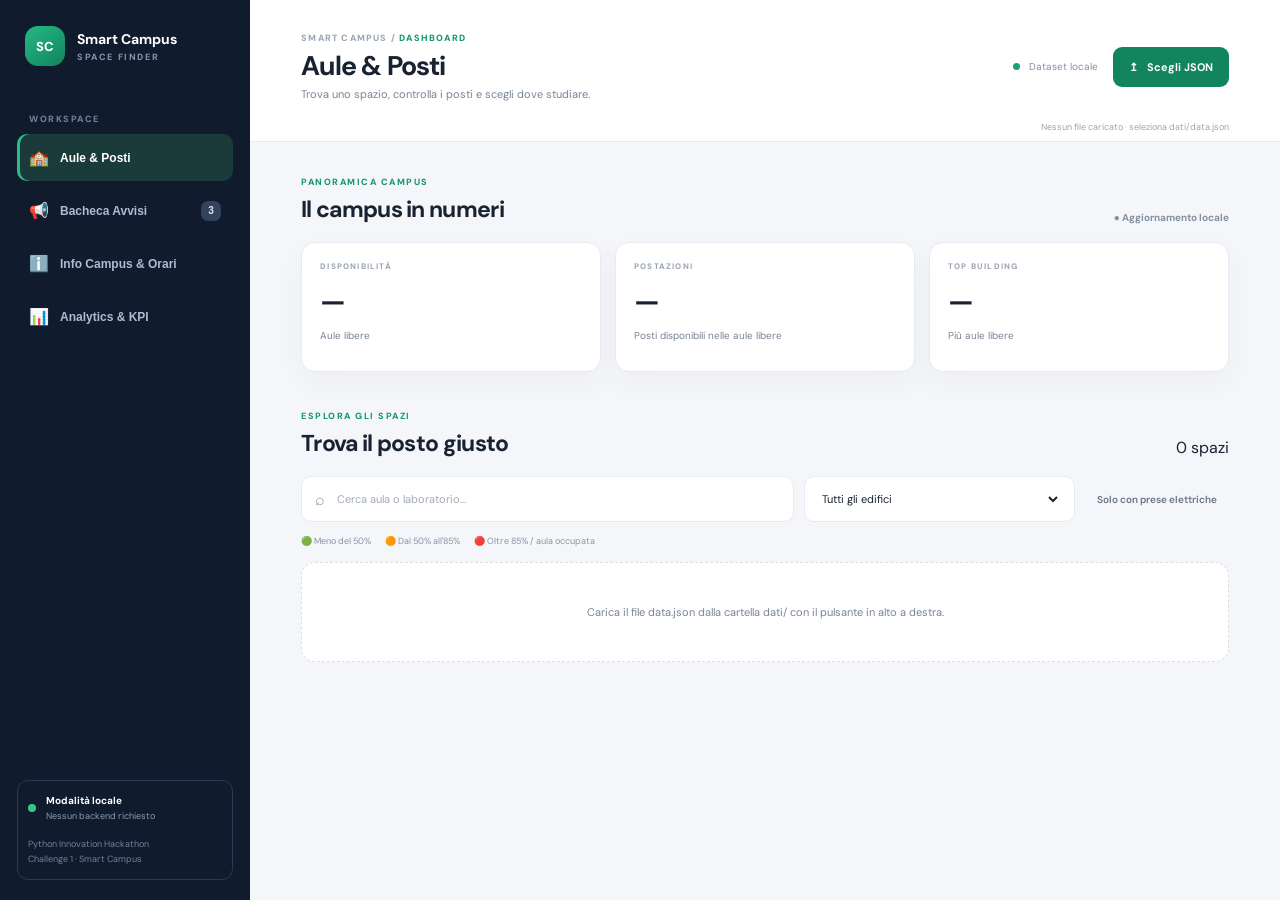
<file: frontend/index.html>
<!doctype html>
<html lang="it"><head>
<meta charset="UTF-8"><meta name="viewport" content="width=device-width,initial-scale=1">
<meta name="theme-color" content="#101828"><title>Smart Campus Space Finder</title>
<link rel="preconnect" href="https://fonts.googleapis.com"><link rel="preconnect" href="https://fonts.gstatic.com" crossorigin>
<link href="https://fonts.googleapis.com/css2?family=DM+Sans:wght@400;500;600;700;800&display=swap" rel="stylesheet">
<link rel="stylesheet" href="style.css"><script src="app.js" defer></script></head>
<body><div class="app-shell">
<aside class="sidebar"><a class="brand" href="#"><span class="brand-mark">SC</span><span><b>Smart Campus</b><small>SPACE FINDER</small></span></a>
<p class="nav-label">WORKSPACE</p><nav class="side-nav" aria-label="Navigazione principale">
<button class="nav-item active" data-section="rooms"><span>🏫</span>Aule &amp; Posti</button>
<button class="nav-item" data-section="notices"><span>📢</span>Bacheca Avvisi <i>3</i></button>
<button class="nav-item" data-section="info"><span>ℹ️</span>Info Campus &amp; Orari</button>
<button class="nav-item" data-section="analytics"><span>📊</span>Analytics &amp; KPI</button>
</nav><div class="sidebar-bottom"><span class="online-dot"></span><div><b>Modalità locale</b><small>Nessun backend richiesto</small></div><p>Python Innovation Hackathon<br>Challenge 1 · Smart Campus</p></div></aside>
<main class="main-content"><header class="main-header"><div><p class="breadcrumb">SMART CAMPUS / <span id="breadcrumbCurrent">DASHBOARD</span></p><h1 id="pageTitle">Aule &amp; Posti</h1><p id="pageSubtitle">Trova uno spazio, controlla i posti e scegli dove studiare.</p></div>
<div class="header-actions"><span class="data-indicator"><i></i> Dataset locale</span><label for="jsonFileInput" class="file-button">↥ &nbsp; Scegli JSON</label><input id="jsonFileInput" type="file" accept=".json,application/json"></div><p id="fileStatus" class="file-status" role="status">Nessun file caricato · seleziona dati/data.json</p></header>
<div class="content-wrap">
<section class="page-section active" id="section-rooms" data-page="rooms">
<div class="section-heading"><div><p class="eyebrow">PANORAMICA CAMPUS</p><h2>Il campus in numeri</h2></div><span class="live-indicator">● Aggiornamento locale</span></div>
<div class="kpi-grid"><article class="kpi-card"><small>DISPONIBILITÀ</small><strong id="kpiFree">—</strong><span>Aule libere</span></article><article class="kpi-card"><small>POSTAZIONI</small><strong id="kpiSeats">—</strong><span>Posti disponibili nelle aule libere</span></article><article class="kpi-card"><small>TOP BUILDING</small><strong id="kpiBuilding">—</strong><span>Più aule libere</span></article></div>
<div class="section-heading spaces-heading"><div><p class="eyebrow">ESPLORA GLI SPAZI</p><h2>Trova il posto giusto</h2></div><span id="resultsCount">0 spazi</span></div>
<div class="filters"><label class="search-field">⌕ <input id="searchInput" type="search" placeholder="Cerca aula o laboratorio..."></label><label class="select-field"><select id="buildingFilter"><option value="">Tutti gli edifici</option></select></label><label class="check-field"><input id="outletFilter" type="checkbox"> Solo con prese elettriche</label></div>
<div class="legend"><span>🟢 Meno del 50%</span><span>🟠 Dal 50% all'85%</span><span>🔴 Oltre 85% / aula occupata</span></div><div id="roomsGrid" class="rooms-grid" aria-live="polite"><div class="empty-state">Carica il file data.json dalla cartella dati/ con il pulsante in alto a destra.</div></div>
</section>
<section class="page-section" id="section-notices" data-page="notices" hidden><div class="section-heading"><div><p class="eyebrow">RESTA AGGIORNATO</p><h2>Bacheca Avvisi</h2><p class="section-description">Comunicazioni e appuntamenti per la comunità universitaria.</p></div></div><div class="notice-list">
<article class="notice-card"><time>05 <small>NOV</small></time><div><span class="tag maintenance">MANUTENZIONE · 04/11/2026</span><h3>Manutenzione programmata del Wi-Fi</h3><p>Giovedì, dalle 07:00 alle 08:30, la rete Wi-Fi del campus potrebbe subire brevi interruzioni per un aggiornamento dell'infrastruttura.</p></div></article>
<article class="notice-card"><time>07 <small>NOV</small></time><div><span class="tag event">EVENTO · 03/11/2026</span><h3>Hackathon Python: venerdì si parte!</h3><p>Venerdì si svolge l'Hackathon Python. Registrazione e accoglienza presso l'Edificio A, aula magna, dalle 09:00.</p></div></article>
<article class="notice-card"><time>10 <small>NOV</small></time><div><span class="tag library">BIBLIOTECA · 02/11/2026</span><h3>Estensione degli orari della biblioteca</h3><p>In occasione della sessione d'esami, la Biblioteca Centrale prolungherà l'apertura fino alle 23:30 dal lunedì al venerdì.</p></div></article></div><p class="mock-note">Avvisi dimostrativi del prototipo.</p></section>
<section class="page-section" id="section-info" data-page="info" hidden><div class="section-heading"><div><p class="eyebrow">ORGANIZZA LA TUA GIORNATA</p><h2>Info Campus &amp; Orari</h2></div></div><div class="info-grid">
<article class="info-card"><span>🏫</span><div><small>APERTURA CAMPUS</small><h3>Orari generali</h3><p>Lunedì – Venerdì</p><b>08:00 – 20:00</b><p>Sabato</p><b>08:00 – 14:00</b><p>Domenica</p><b>Chiuso</b></div></article>
<article class="info-card"><span>🗂️</span><div><small>SERVIZI STUDENTI</small><h3>Segreteria studenti</h3><p>Lunedì – Venerdì</p><b>09:00 – 12:00</b><p>📍 Edificio Centrale</p></div></article>
<article class="info-card"><span>📚</span><div><small>STUDIO E RICERCA</small><h3>Biblioteca &amp; Sale Studio</h3><p>Orario continuato</p><b>08:30 – 22:00</b></div></article></div>
<article class="rules-card"><p class="eyebrow">VIVERE BENE GLI SPAZI</p><h2>Regole del Campus</h2><ul><li><b>Badge obbligatorio</b> — porta sempre con te il badge universitario.</li><li><b>Silenzio nelle sale studio</b> — silenzia il telefono e limita le conversazioni.</li><li><b>Raccolta differenziata</b> — utilizza gli appositi contenitori e lascia puliti gli spazi.</li></ul></article></section>
<section class="page-section" id="section-analytics" data-page="analytics" hidden><div class="section-heading"><div><p class="eyebrow">DATI DEL DATASET</p><h2>Analytics &amp; KPI</h2><p class="section-description">Indicatori aggregati calcolati dal file JSON caricato.</p></div></div><div class="analytics-grid">
<article class="analytics-card"><small>TOTALE AULE MONITORATE</small><strong id="analyticsRooms">—</strong><span>Spazi nel dataset</span></article><article class="analytics-card"><small>CAPIENZA TOTALE</small><strong id="analyticsCapacity">—</strong><span>Posti complessivi</span></article><article class="analytics-card"><small>POSTI OCCUPATI</small><strong id="analyticsOccupied">—</strong><span id="analyticsAvailable">— posti disponibili</span></article><article class="analytics-card"><small>OCCUPAZIONE GLOBALE</small><strong id="analyticsOccupancy">—</strong><div class="progress-track"><div id="analyticsProgress" class="progress-fill progress-green"></div></div><span>Occupati / capienza totale</span></article><article class="analytics-card wide"><small>EDIFICIO CON PIÙ POSTI DISPONIBILI</small><strong id="analyticsTopBuilding">—</strong><span id="analyticsTopSeats">—</span></article></div></section>
</div></main></div></body></html>
</file>
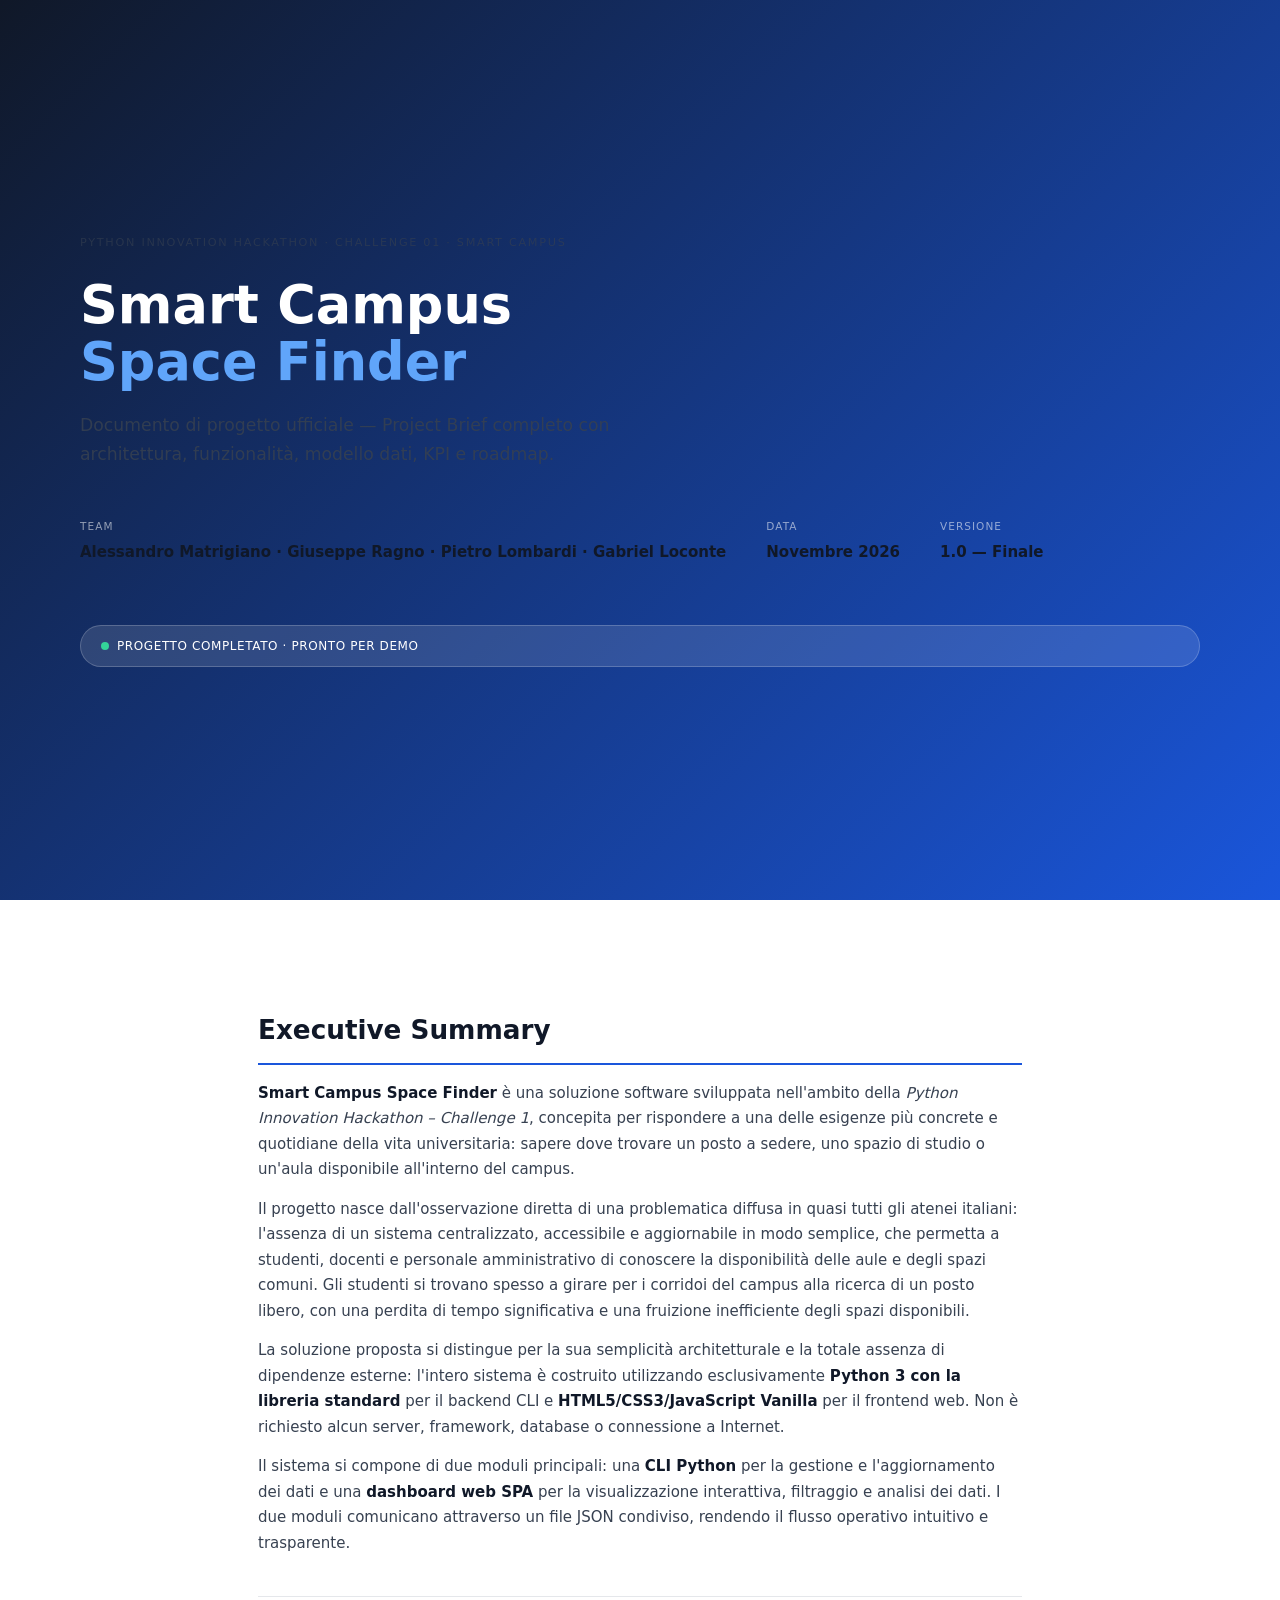
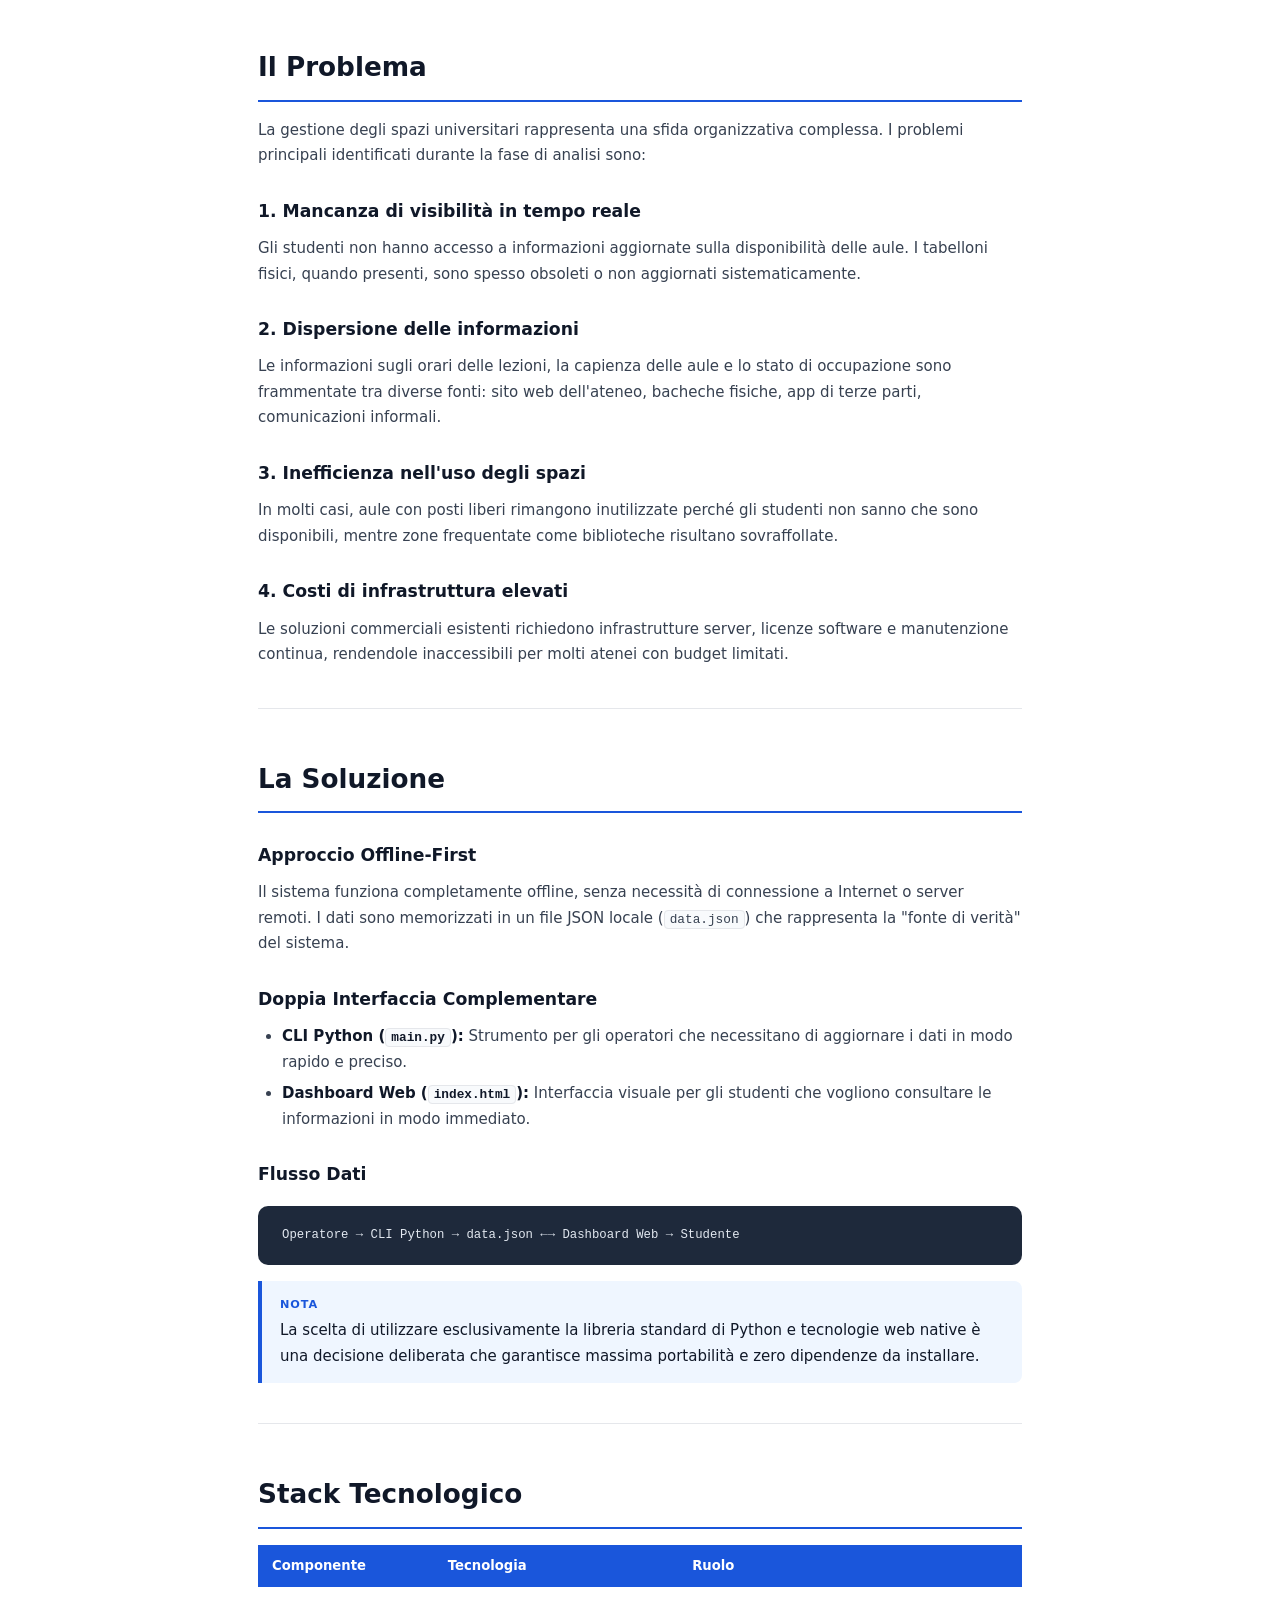
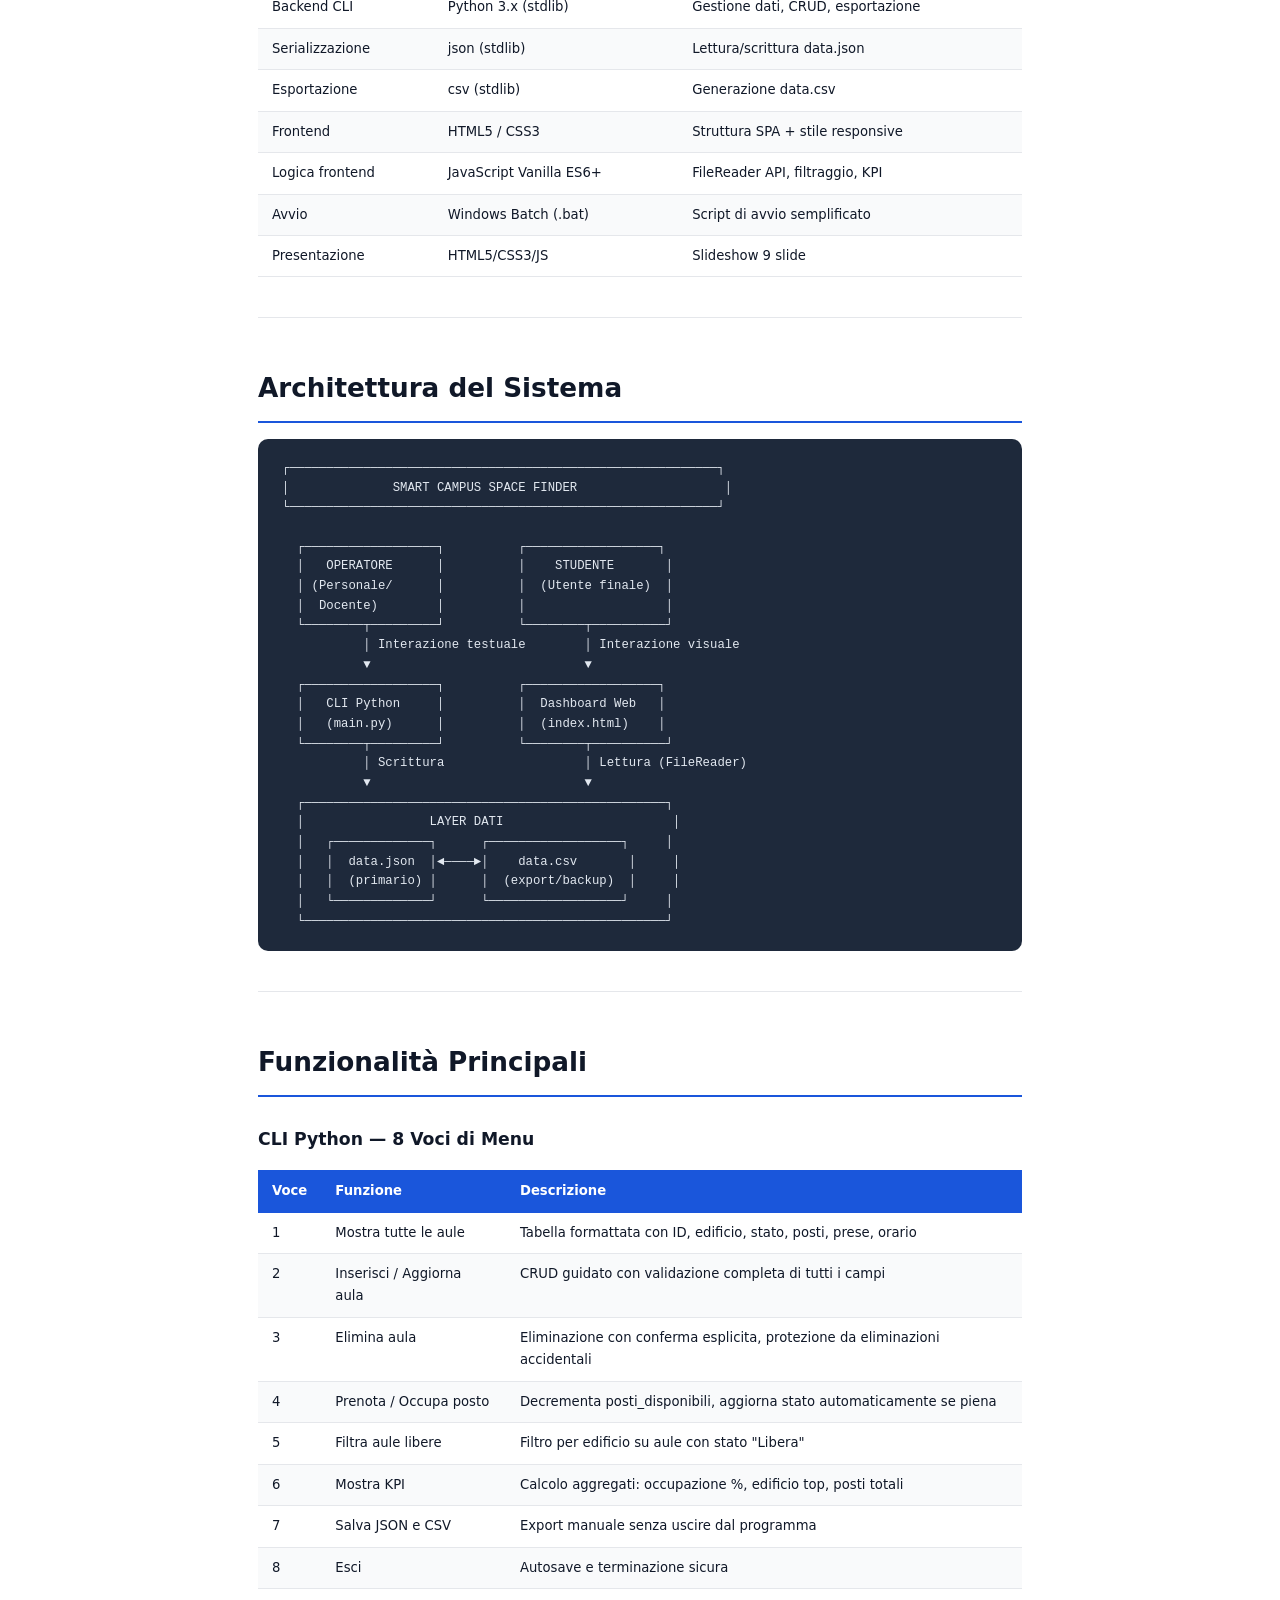
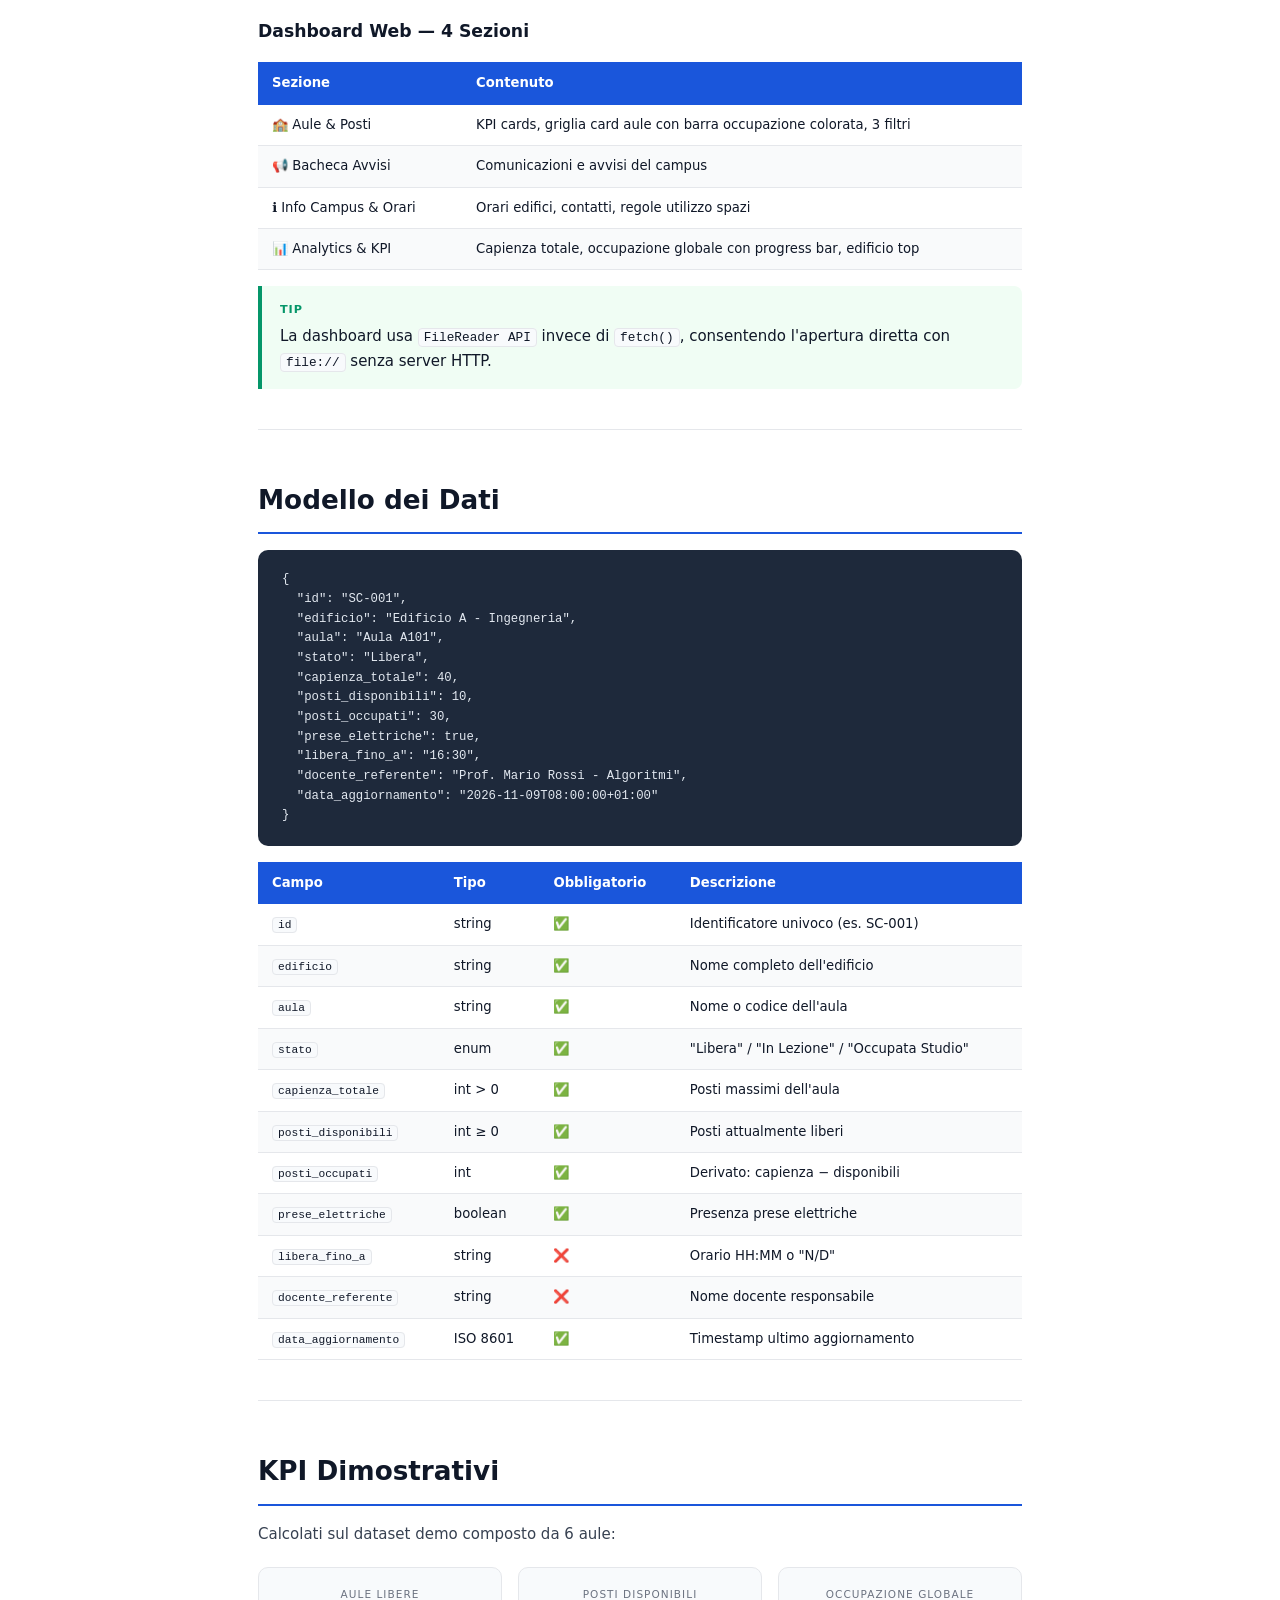
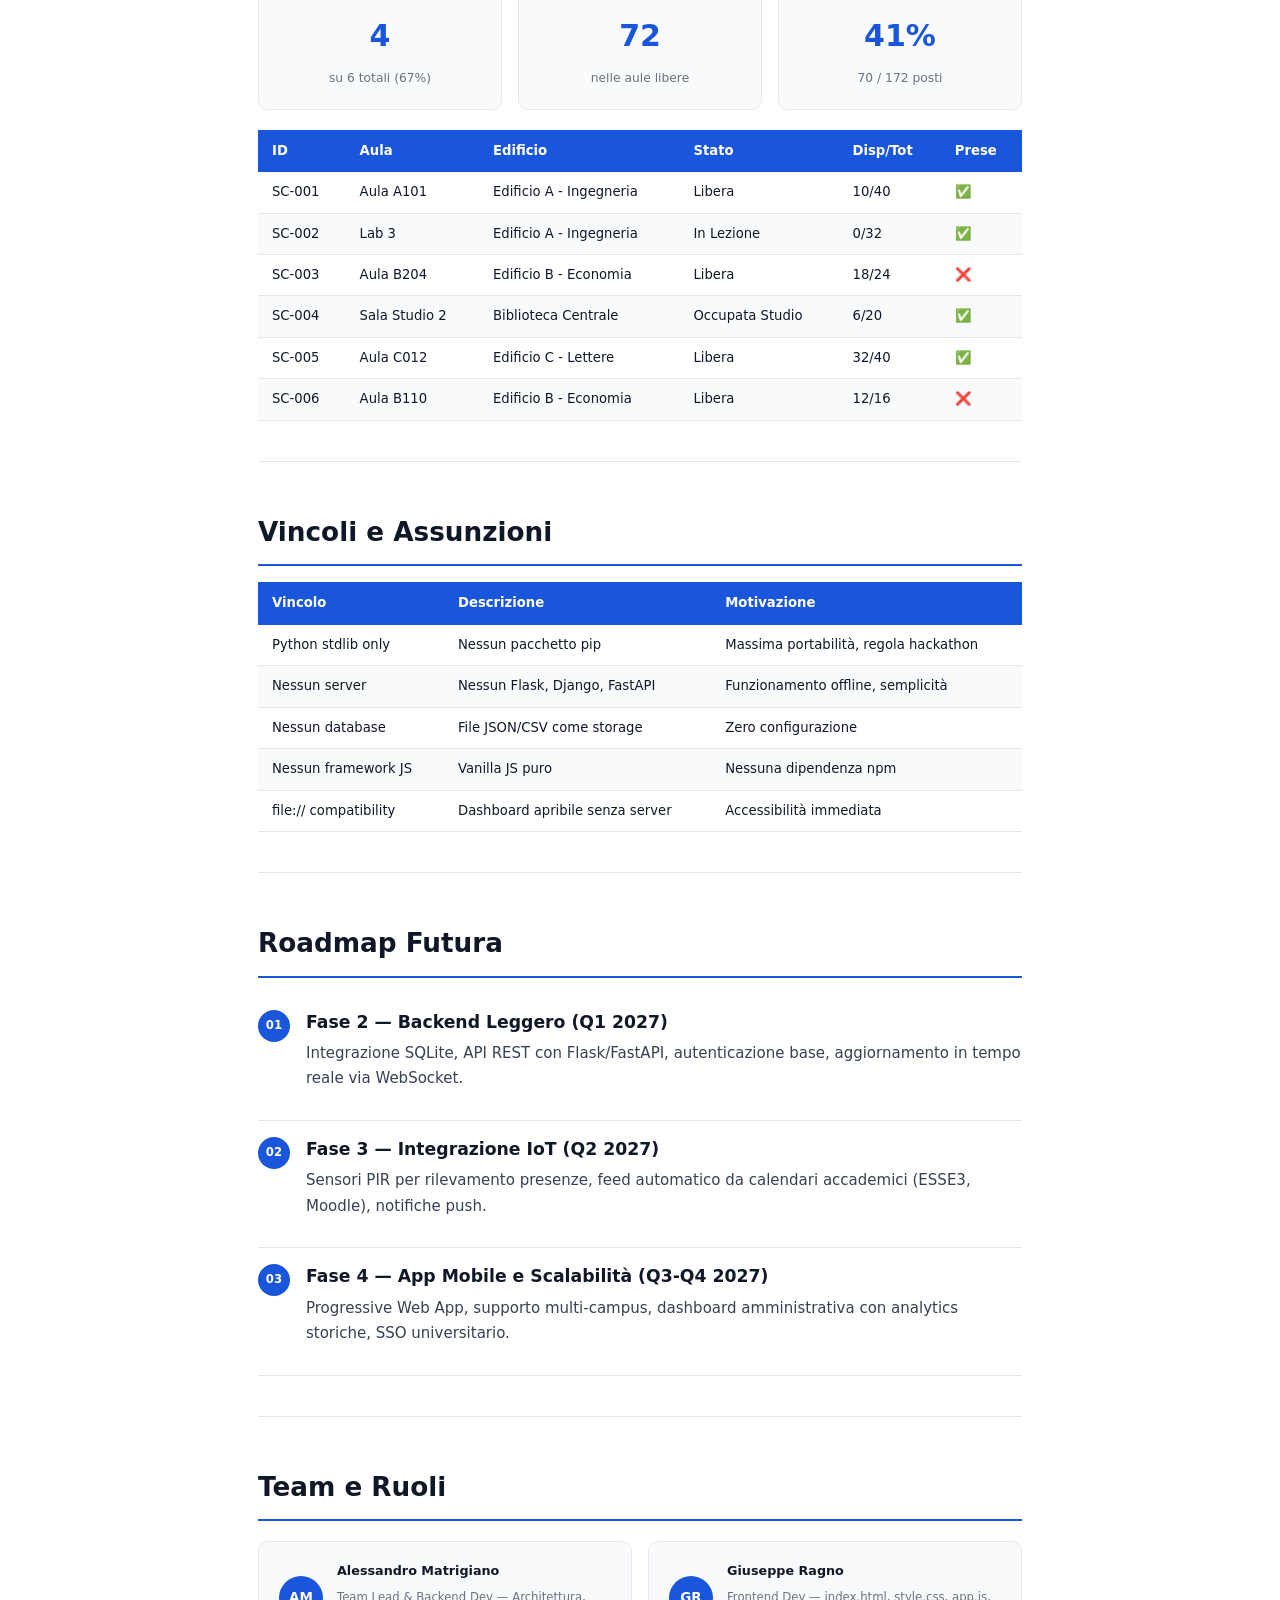
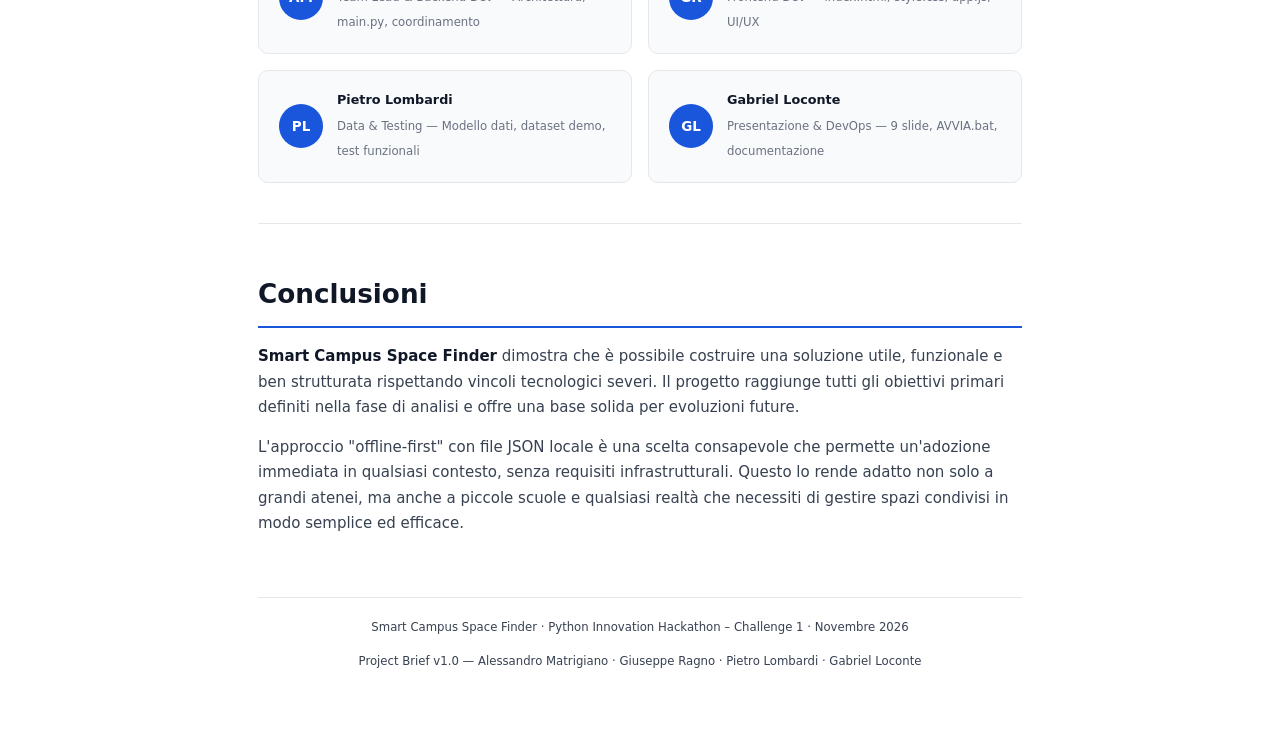
<file: output/pdf_project_brief.html>
<!DOCTYPE html>
<html lang="it">
<head>
<meta charset="UTF-8">
<meta name="viewport" content="width=device-width,initial-scale=1">
<title>Project Brief — Smart Campus Space Finder</title>
<style>
  :root {
    --accent: #1a56db;
    --accent-light: #e8f0fe;
    --dark: #101828;
    --muted: #6b7280;
    --border: #e5e7eb;
    --green: #059669;
    --orange: #d97706;
    --red: #dc2626;
    --code-bg: #f8fafc;
    --note-bg: #eff6ff;
    --tip-bg: #f0fdf4;
    --warn-bg: #fffbeb;
    --imp-bg: #fef2f2;
  }
  *, *::before, *::after { box-sizing: border-box; margin: 0; padding: 0; }
  html { font-size: 15px; }
  body { font-family: 'Segoe UI', system-ui, sans-serif; color: var(--dark); background: #fff; line-height: 1.7; }

  /* COVER */
  .cover {
    min-height: 100vh; display: flex; flex-direction: column; justify-content: center;
    background: linear-gradient(135deg, #101828 0%, #1a56db 100%);
    color: #fff; padding: 60px 80px; page-break-after: always;
  }
  .cover-eyebrow { font-size: 0.75rem; letter-spacing: .15em; text-transform: uppercase; opacity: .6; margin-bottom: 24px; }
  .cover h1 { font-size: 3.5rem; font-weight: 800; line-height: 1.1; margin-bottom: 20px; }
  .cover h1 span { color: #60a5fa; }
  .cover-desc { font-size: 1.15rem; opacity: .85; max-width: 540px; margin-bottom: 48px; }
  .cover-meta { display: flex; gap: 40px; flex-wrap: wrap; }
  .cover-meta-item small { display: block; font-size: 0.7rem; letter-spacing: .1em; text-transform: uppercase; opacity: .55; margin-bottom: 4px; }
  .cover-meta-item strong { font-size: 1rem; }
  .cover-badge { display: inline-flex; align-items: center; gap: 8px; background: rgba(255,255,255,.12); border: 1px solid rgba(255,255,255,.2); border-radius: 100px; padding: 10px 20px; font-size: .8rem; letter-spacing: .05em; margin-top: 60px; }
  .cover-badge span { width: 8px; height: 8px; border-radius: 50%; background: #34d399; }

  /* CONTENT */
  .container { max-width: 860px; margin: 0 auto; padding: 60px 48px; }
  h2 { font-size: 1.75rem; font-weight: 700; color: var(--dark); margin: 48px 0 16px; padding-bottom: 10px; border-bottom: 2px solid var(--accent); }
  h3 { font-size: 1.15rem; font-weight: 700; color: var(--dark); margin: 28px 0 10px; }
  h4 { font-size: 1rem; font-weight: 700; color: var(--muted); margin: 20px 0 8px; text-transform: uppercase; letter-spacing: .05em; font-size: .8rem; }
  p { margin-bottom: 14px; color: #374151; }
  ul, ol { margin: 10px 0 14px 24px; }
  li { margin-bottom: 6px; color: #374151; }
  strong { color: var(--dark); }
  code { font-family: 'Cascadia Code', 'Consolas', monospace; font-size: .85em; background: var(--code-bg); border: 1px solid var(--border); border-radius: 4px; padding: 1px 5px; }
  pre { background: #1e293b; color: #e2e8f0; border-radius: 10px; padding: 20px 24px; font-size: .82rem; overflow-x: auto; margin: 16px 0; font-family: 'Cascadia Code', 'Consolas', monospace; line-height: 1.6; }
  pre code { background: none; border: none; color: inherit; padding: 0; }
  hr { border: none; border-top: 1px solid var(--border); margin: 40px 0; }

  /* TABLES */
  table { width: 100%; border-collapse: collapse; margin: 16px 0; font-size: .88rem; }
  thead th { background: var(--accent); color: #fff; padding: 10px 14px; text-align: left; font-weight: 600; }
  tbody tr:nth-child(even) { background: #f9fafb; }
  tbody td { padding: 9px 14px; border-bottom: 1px solid var(--border); vertical-align: top; }

  /* ALERTS */
  .alert { border-left: 4px solid; border-radius: 0 8px 8px 0; padding: 14px 18px; margin: 16px 0; }
  .alert-note { border-color: var(--accent); background: var(--note-bg); }
  .alert-tip { border-color: var(--green); background: var(--tip-bg); }
  .alert-important { border-color: var(--red); background: var(--imp-bg); }
  .alert-warning { border-color: var(--orange); background: var(--warn-bg); }
  .alert-label { font-size: .75rem; font-weight: 700; text-transform: uppercase; letter-spacing: .08em; margin-bottom: 4px; }
  .alert-note .alert-label { color: var(--accent); }
  .alert-tip .alert-label { color: var(--green); }
  .alert-important .alert-label { color: var(--red); }
  .alert-warning .alert-label { color: var(--orange); }

  /* KPI GRID */
  .kpi-grid { display: grid; grid-template-columns: repeat(3, 1fr); gap: 16px; margin: 20px 0; }
  .kpi-card { background: #f8fafc; border: 1px solid var(--border); border-radius: 10px; padding: 18px; text-align: center; }
  .kpi-card small { display: block; font-size: .7rem; letter-spacing: .1em; text-transform: uppercase; color: var(--muted); margin-bottom: 6px; }
  .kpi-card strong { display: block; font-size: 2rem; font-weight: 800; color: var(--accent); margin-bottom: 4px; }
  .kpi-card span { font-size: .82rem; color: var(--muted); }

  /* TEAM */
  .team-grid { display: grid; grid-template-columns: repeat(2, 1fr); gap: 16px; margin: 20px 0; }
  .team-card { background: #f8fafc; border: 1px solid var(--border); border-radius: 10px; padding: 18px 20px; display: flex; gap: 14px; align-items: center; }
  .team-avatar { width: 44px; height: 44px; border-radius: 50%; background: var(--accent); color: #fff; display: flex; align-items: center; justify-content: center; font-weight: 700; font-size: .9rem; flex-shrink: 0; }
  .team-card h4 { font-size: .85rem; font-weight: 700; color: var(--dark); text-transform: none; letter-spacing: 0; margin: 0 0 2px; }
  .team-card small { font-size: .78rem; color: var(--muted); }

  /* ROADMAP */
  .roadmap-item { display: flex; gap: 16px; align-items: flex-start; padding: 14px 0; border-bottom: 1px solid var(--border); }
  .roadmap-num { width: 32px; height: 32px; border-radius: 50%; background: var(--accent); color: #fff; display: flex; align-items: center; justify-content: center; font-weight: 700; font-size: .78rem; flex-shrink: 0; margin-top: 2px; }

  /* FOOTER */
  .doc-footer { margin-top: 60px; padding-top: 20px; border-top: 1px solid var(--border); font-size: .78rem; color: var(--muted); text-align: center; }

  /* PRINT */
  @media print {
    body { font-size: 12px; }
    .cover { min-height: auto; padding: 60px; }
    .cover h1 { font-size: 2.5rem; }
    .container { padding: 40px 32px; }
    h2 { font-size: 1.4rem; margin: 32px 0 12px; }
    pre { background: #f1f5f9; color: #1e293b; border: 1px solid #cbd5e1; }
    .kpi-grid { grid-template-columns: repeat(3, 1fr); }
    .team-grid { grid-template-columns: repeat(2, 1fr); }
    * { -webkit-print-color-adjust: exact; print-color-adjust: exact; }
    @page { margin: 15mm 12mm; size: A4; }
  }
</style>
</head>
<body>

<!-- COVER -->
<div class="cover">
  <p class="cover-eyebrow">Python Innovation Hackathon · Challenge 01 · Smart Campus</p>
  <h1>Smart Campus<br><span>Space Finder</span></h1>
  <p class="cover-desc">Documento di progetto ufficiale — Project Brief completo con architettura, funzionalità, modello dati, KPI e roadmap.</p>
  <div class="cover-meta">
    <div class="cover-meta-item"><small>Team</small><strong>Alessandro Matrigiano · Giuseppe Ragno · Pietro Lombardi · Gabriel Loconte</strong></div>
    <div class="cover-meta-item"><small>Data</small><strong>Novembre 2026</strong></div>
    <div class="cover-meta-item"><small>Versione</small><strong>1.0 — Finale</strong></div>
  </div>
  <div class="cover-badge"><span></span> PROGETTO COMPLETATO · PRONTO PER DEMO</div>
</div>

<!-- CONTENT -->
<div class="container">

<h2>Executive Summary</h2>
<p><strong>Smart Campus Space Finder</strong> è una soluzione software sviluppata nell'ambito della <em>Python Innovation Hackathon – Challenge 1</em>, concepita per rispondere a una delle esigenze più concrete e quotidiane della vita universitaria: sapere dove trovare un posto a sedere, uno spazio di studio o un'aula disponibile all'interno del campus.</p>
<p>Il progetto nasce dall'osservazione diretta di una problematica diffusa in quasi tutti gli atenei italiani: l'assenza di un sistema centralizzato, accessibile e aggiornabile in modo semplice, che permetta a studenti, docenti e personale amministrativo di conoscere la disponibilità delle aule e degli spazi comuni. Gli studenti si trovano spesso a girare per i corridoi del campus alla ricerca di un posto libero, con una perdita di tempo significativa e una fruizione inefficiente degli spazi disponibili.</p>
<p>La soluzione proposta si distingue per la sua semplicità architetturale e la totale assenza di dipendenze esterne: l'intero sistema è costruito utilizzando esclusivamente <strong>Python 3 con la libreria standard</strong> per il backend CLI e <strong>HTML5/CSS3/JavaScript Vanilla</strong> per il frontend web. Non è richiesto alcun server, framework, database o connessione a Internet.</p>
<p>Il sistema si compone di due moduli principali: una <strong>CLI Python</strong> per la gestione e l'aggiornamento dei dati e una <strong>dashboard web SPA</strong> per la visualizzazione interattiva, filtraggio e analisi dei dati. I due moduli comunicano attraverso un file JSON condiviso, rendendo il flusso operativo intuitivo e trasparente.</p>

<hr>

<h2>Il Problema</h2>
<p>La gestione degli spazi universitari rappresenta una sfida organizzativa complessa. I problemi principali identificati durante la fase di analisi sono:</p>
<h3>1. Mancanza di visibilità in tempo reale</h3>
<p>Gli studenti non hanno accesso a informazioni aggiornate sulla disponibilità delle aule. I tabelloni fisici, quando presenti, sono spesso obsoleti o non aggiornati sistematicamente.</p>
<h3>2. Dispersione delle informazioni</h3>
<p>Le informazioni sugli orari delle lezioni, la capienza delle aule e lo stato di occupazione sono frammentate tra diverse fonti: sito web dell'ateneo, bacheche fisiche, app di terze parti, comunicazioni informali.</p>
<h3>3. Inefficienza nell'uso degli spazi</h3>
<p>In molti casi, aule con posti liberi rimangono inutilizzate perché gli studenti non sanno che sono disponibili, mentre zone frequentate come biblioteche risultano sovraffollate.</p>
<h3>4. Costi di infrastruttura elevati</h3>
<p>Le soluzioni commerciali esistenti richiedono infrastrutture server, licenze software e manutenzione continua, rendendole inaccessibili per molti atenei con budget limitati.</p>

<hr>

<h2>La Soluzione</h2>
<h3>Approccio Offline-First</h3>
<p>Il sistema funziona completamente offline, senza necessità di connessione a Internet o server remoti. I dati sono memorizzati in un file JSON locale (<code>data.json</code>) che rappresenta la "fonte di verità" del sistema.</p>
<h3>Doppia Interfaccia Complementare</h3>
<ul>
  <li><strong>CLI Python (<code>main.py</code>):</strong> Strumento per gli operatori che necessitano di aggiornare i dati in modo rapido e preciso.</li>
  <li><strong>Dashboard Web (<code>index.html</code>):</strong> Interfaccia visuale per gli studenti che vogliono consultare le informazioni in modo immediato.</li>
</ul>
<h3>Flusso Dati</h3>
<pre>Operatore → CLI Python → data.json ←→ Dashboard Web → Studente</pre>
<div class="alert alert-note"><div class="alert-label">Nota</div>La scelta di utilizzare esclusivamente la libreria standard di Python e tecnologie web native è una decisione deliberata che garantisce massima portabilità e zero dipendenze da installare.</div>

<hr>

<h2>Stack Tecnologico</h2>
<table>
  <thead><tr><th>Componente</th><th>Tecnologia</th><th>Ruolo</th></tr></thead>
  <tbody>
    <tr><td>Backend CLI</td><td>Python 3.x (stdlib)</td><td>Gestione dati, CRUD, esportazione</td></tr>
    <tr><td>Serializzazione</td><td>json (stdlib)</td><td>Lettura/scrittura data.json</td></tr>
    <tr><td>Esportazione</td><td>csv (stdlib)</td><td>Generazione data.csv</td></tr>
    <tr><td>Frontend</td><td>HTML5 / CSS3</td><td>Struttura SPA + stile responsive</td></tr>
    <tr><td>Logica frontend</td><td>JavaScript Vanilla ES6+</td><td>FileReader API, filtraggio, KPI</td></tr>
    <tr><td>Avvio</td><td>Windows Batch (.bat)</td><td>Script di avvio semplificato</td></tr>
    <tr><td>Presentazione</td><td>HTML5/CSS3/JS</td><td>Slideshow 9 slide</td></tr>
  </tbody>
</table>

<hr>

<h2>Architettura del Sistema</h2>
<pre>┌──────────────────────────────────────────────────────────┐
│              SMART CAMPUS SPACE FINDER                    │
└──────────────────────────────────────────────────────────┘

  ┌──────────────────┐          ┌──────────────────┐
  │   OPERATORE      │          │    STUDENTE       │
  │ (Personale/      │          │  (Utente finale)  │
  │  Docente)        │          │                   │
  └────────┬─────────┘          └────────┬──────────┘
           │ Interazione testuale        │ Interazione visuale
           ▼                             ▼
  ┌──────────────────┐          ┌──────────────────┐
  │   CLI Python     │          │  Dashboard Web   │
  │   (main.py)      │          │  (index.html)    │
  └────────┬─────────┘          └────────┬──────────┘
           │ Scrittura                   │ Lettura (FileReader)
           ▼                             ▼
  ┌─────────────────────────────────────────────────┐
  │                 LAYER DATI                       │
  │   ┌─────────────┐      ┌──────────────────┐     │
  │   │  data.json  │◄────►│    data.csv       │     │
  │   │  (primario) │      │  (export/backup)  │     │
  │   └─────────────┘      └──────────────────┘     │
  └─────────────────────────────────────────────────┘</pre>

<hr>

<h2>Funzionalità Principali</h2>
<h3>CLI Python — 8 Voci di Menu</h3>
<table>
  <thead><tr><th>Voce</th><th>Funzione</th><th>Descrizione</th></tr></thead>
  <tbody>
    <tr><td>1</td><td>Mostra tutte le aule</td><td>Tabella formattata con ID, edificio, stato, posti, prese, orario</td></tr>
    <tr><td>2</td><td>Inserisci / Aggiorna aula</td><td>CRUD guidato con validazione completa di tutti i campi</td></tr>
    <tr><td>3</td><td>Elimina aula</td><td>Eliminazione con conferma esplicita, protezione da eliminazioni accidentali</td></tr>
    <tr><td>4</td><td>Prenota / Occupa posto</td><td>Decrementa posti_disponibili, aggiorna stato automaticamente se piena</td></tr>
    <tr><td>5</td><td>Filtra aule libere</td><td>Filtro per edificio su aule con stato "Libera"</td></tr>
    <tr><td>6</td><td>Mostra KPI</td><td>Calcolo aggregati: occupazione %, edificio top, posti totali</td></tr>
    <tr><td>7</td><td>Salva JSON e CSV</td><td>Export manuale senza uscire dal programma</td></tr>
    <tr><td>8</td><td>Esci</td><td>Autosave e terminazione sicura</td></tr>
  </tbody>
</table>

<h3>Dashboard Web — 4 Sezioni</h3>
<table>
  <thead><tr><th>Sezione</th><th>Contenuto</th></tr></thead>
  <tbody>
    <tr><td>🏫 Aule &amp; Posti</td><td>KPI cards, griglia card aule con barra occupazione colorata, 3 filtri</td></tr>
    <tr><td>📢 Bacheca Avvisi</td><td>Comunicazioni e avvisi del campus</td></tr>
    <tr><td>ℹ️ Info Campus &amp; Orari</td><td>Orari edifici, contatti, regole utilizzo spazi</td></tr>
    <tr><td>📊 Analytics &amp; KPI</td><td>Capienza totale, occupazione globale con progress bar, edificio top</td></tr>
  </tbody>
</table>
<div class="alert alert-tip"><div class="alert-label">Tip</div>La dashboard usa <code>FileReader API</code> invece di <code>fetch()</code>, consentendo l'apertura diretta con <code>file://</code> senza server HTTP.</div>

<hr>

<h2>Modello dei Dati</h2>
<pre>{
  "id": "SC-001",
  "edificio": "Edificio A - Ingegneria",
  "aula": "Aula A101",
  "stato": "Libera",
  "capienza_totale": 40,
  "posti_disponibili": 10,
  "posti_occupati": 30,
  "prese_elettriche": true,
  "libera_fino_a": "16:30",
  "docente_referente": "Prof. Mario Rossi - Algoritmi",
  "data_aggiornamento": "2026-11-09T08:00:00+01:00"
}</pre>
<table>
  <thead><tr><th>Campo</th><th>Tipo</th><th>Obbligatorio</th><th>Descrizione</th></tr></thead>
  <tbody>
    <tr><td><code>id</code></td><td>string</td><td>✅</td><td>Identificatore univoco (es. SC-001)</td></tr>
    <tr><td><code>edificio</code></td><td>string</td><td>✅</td><td>Nome completo dell'edificio</td></tr>
    <tr><td><code>aula</code></td><td>string</td><td>✅</td><td>Nome o codice dell'aula</td></tr>
    <tr><td><code>stato</code></td><td>enum</td><td>✅</td><td>"Libera" / "In Lezione" / "Occupata Studio"</td></tr>
    <tr><td><code>capienza_totale</code></td><td>int &gt; 0</td><td>✅</td><td>Posti massimi dell'aula</td></tr>
    <tr><td><code>posti_disponibili</code></td><td>int ≥ 0</td><td>✅</td><td>Posti attualmente liberi</td></tr>
    <tr><td><code>posti_occupati</code></td><td>int</td><td>✅</td><td>Derivato: capienza − disponibili</td></tr>
    <tr><td><code>prese_elettriche</code></td><td>boolean</td><td>✅</td><td>Presenza prese elettriche</td></tr>
    <tr><td><code>libera_fino_a</code></td><td>string</td><td>❌</td><td>Orario HH:MM o "N/D"</td></tr>
    <tr><td><code>docente_referente</code></td><td>string</td><td>❌</td><td>Nome docente responsabile</td></tr>
    <tr><td><code>data_aggiornamento</code></td><td>ISO 8601</td><td>✅</td><td>Timestamp ultimo aggiornamento</td></tr>
  </tbody>
</table>

<hr>

<h2>KPI Dimostrativi</h2>
<p>Calcolati sul dataset demo composto da 6 aule:</p>
<div class="kpi-grid">
  <div class="kpi-card"><small>Aule Libere</small><strong>4</strong><span>su 6 totali (67%)</span></div>
  <div class="kpi-card"><small>Posti Disponibili</small><strong>72</strong><span>nelle aule libere</span></div>
  <div class="kpi-card"><small>Occupazione Globale</small><strong>41%</strong><span>70 / 172 posti</span></div>
</div>
<table>
  <thead><tr><th>ID</th><th>Aula</th><th>Edificio</th><th>Stato</th><th>Disp/Tot</th><th>Prese</th></tr></thead>
  <tbody>
    <tr><td>SC-001</td><td>Aula A101</td><td>Edificio A - Ingegneria</td><td>Libera</td><td>10/40</td><td>✅</td></tr>
    <tr><td>SC-002</td><td>Lab 3</td><td>Edificio A - Ingegneria</td><td>In Lezione</td><td>0/32</td><td>✅</td></tr>
    <tr><td>SC-003</td><td>Aula B204</td><td>Edificio B - Economia</td><td>Libera</td><td>18/24</td><td>❌</td></tr>
    <tr><td>SC-004</td><td>Sala Studio 2</td><td>Biblioteca Centrale</td><td>Occupata Studio</td><td>6/20</td><td>✅</td></tr>
    <tr><td>SC-005</td><td>Aula C012</td><td>Edificio C - Lettere</td><td>Libera</td><td>32/40</td><td>✅</td></tr>
    <tr><td>SC-006</td><td>Aula B110</td><td>Edificio B - Economia</td><td>Libera</td><td>12/16</td><td>❌</td></tr>
  </tbody>
</table>

<hr>

<h2>Vincoli e Assunzioni</h2>
<table>
  <thead><tr><th>Vincolo</th><th>Descrizione</th><th>Motivazione</th></tr></thead>
  <tbody>
    <tr><td>Python stdlib only</td><td>Nessun pacchetto pip</td><td>Massima portabilità, regola hackathon</td></tr>
    <tr><td>Nessun server</td><td>Nessun Flask, Django, FastAPI</td><td>Funzionamento offline, semplicità</td></tr>
    <tr><td>Nessun database</td><td>File JSON/CSV come storage</td><td>Zero configurazione</td></tr>
    <tr><td>Nessun framework JS</td><td>Vanilla JS puro</td><td>Nessuna dipendenza npm</td></tr>
    <tr><td>file:// compatibility</td><td>Dashboard apribile senza server</td><td>Accessibilità immediata</td></tr>
  </tbody>
</table>

<hr>

<h2>Roadmap Futura</h2>
<div class="roadmap-item"><div class="roadmap-num">01</div><div><h3 style="margin:0 0 4px">Fase 2 — Backend Leggero (Q1 2027)</h3><p>Integrazione SQLite, API REST con Flask/FastAPI, autenticazione base, aggiornamento in tempo reale via WebSocket.</p></div></div>
<div class="roadmap-item"><div class="roadmap-num">02</div><div><h3 style="margin:0 0 4px">Fase 3 — Integrazione IoT (Q2 2027)</h3><p>Sensori PIR per rilevamento presenze, feed automatico da calendari accademici (ESSE3, Moodle), notifiche push.</p></div></div>
<div class="roadmap-item"><div class="roadmap-num">03</div><div><h3 style="margin:0 0 4px">Fase 4 — App Mobile e Scalabilità (Q3-Q4 2027)</h3><p>Progressive Web App, supporto multi-campus, dashboard amministrativa con analytics storiche, SSO universitario.</p></div></div>

<hr>

<h2>Team e Ruoli</h2>
<div class="team-grid">
  <div class="team-card"><div class="team-avatar">AM</div><div><h4>Alessandro Matrigiano</h4><small>Team Lead &amp; Backend Dev — Architettura, main.py, coordinamento</small></div></div>
  <div class="team-card"><div class="team-avatar">GR</div><div><h4>Giuseppe Ragno</h4><small>Frontend Dev — index.html, style.css, app.js, UI/UX</small></div></div>
  <div class="team-card"><div class="team-avatar">PL</div><div><h4>Pietro Lombardi</h4><small>Data &amp; Testing — Modello dati, dataset demo, test funzionali</small></div></div>
  <div class="team-card"><div class="team-avatar">GL</div><div><h4>Gabriel Loconte</h4><small>Presentazione &amp; DevOps — 9 slide, AVVIA.bat, documentazione</small></div></div>
</div>

<hr>

<h2>Conclusioni</h2>
<p><strong>Smart Campus Space Finder</strong> dimostra che è possibile costruire una soluzione utile, funzionale e ben strutturata rispettando vincoli tecnologici severi. Il progetto raggiunge tutti gli obiettivi primari definiti nella fase di analisi e offre una base solida per evoluzioni future.</p>
<p>L'approccio "offline-first" con file JSON locale è una scelta consapevole che permette un'adozione immediata in qualsiasi contesto, senza requisiti infrastrutturali. Questo lo rende adatto non solo a grandi atenei, ma anche a piccole scuole e qualsiasi realtà che necessiti di gestire spazi condivisi in modo semplice ed efficace.</p>

<div class="doc-footer">
  <p>Smart Campus Space Finder · Python Innovation Hackathon – Challenge 1 · Novembre 2026</p>
  <p>Project Brief v1.0 — Alessandro Matrigiano · Giuseppe Ragno · Pietro Lombardi · Gabriel Loconte</p>
</div>

</div>
</body>
</html>
</file>
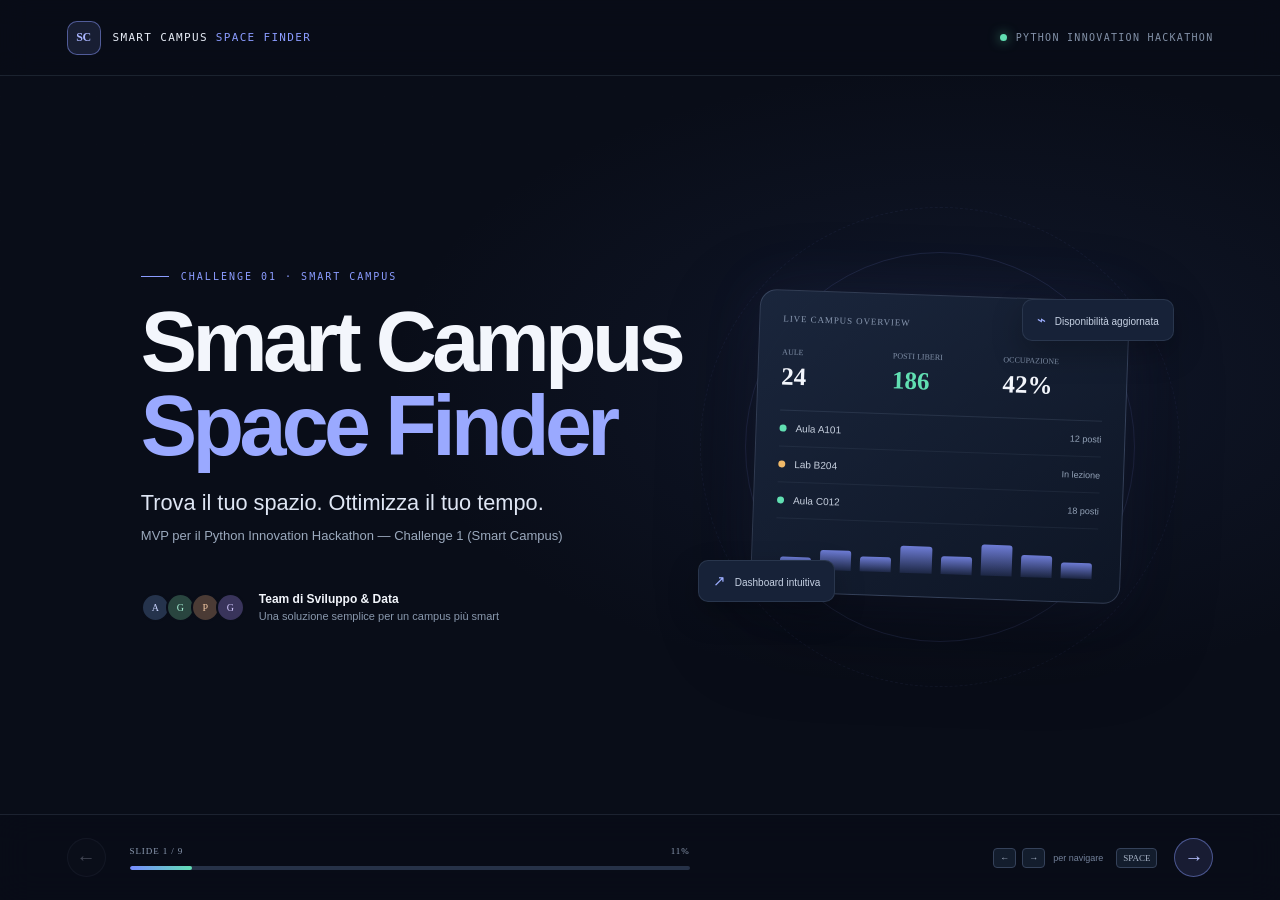
<file: frontend/presentazione/presentazione.html>
<!DOCTYPE html>
<html lang="it">
<head>
  <meta charset="UTF-8">
  <meta name="viewport" content="width=device-width, initial-scale=1.0">
  <meta name="theme-color" content="#090d18">
  <meta name="description" content="Presentazione Smart Campus Space Finder - Python Innovation Hackathon">
  <title>Smart Campus Space Finder | Presentazione</title>
  <link rel="stylesheet" href="presentazione.css">
  <script src="presentazione.js" defer></script>
</head>
<body>
  <main class="presentation" aria-label="Presentazione Smart Campus Space Finder">
    <header class="topbar">
      <a class="brand" href="#" aria-label="Torna alla prima slide" id="homeButton">
        <span class="brand-mark">SC</span>
        <span>SMART CAMPUS <b>SPACE FINDER</b></span>
      </a>
      <div class="top-meta">
        <span class="live-dot"></span>
        <span>PYTHON INNOVATION HACKATHON</span>
      </div>
    </header>

    <div class="slides" id="slides">
      <!-- SLIDE 1 -->
      <section class="slide active cover" aria-hidden="false" data-title="Smart Campus Space Finder">
        <div class="cover-content">
          <p class="eyebrow"><span class="eyebrow-line"></span> CHALLENGE 01 · SMART CAMPUS</p>
          <h1>Smart Campus<br><span>Space Finder</span></h1>
          <p class="lead">Trova il tuo spazio. Ottimizza il tuo tempo.</p>
          <p class="subtitle">MVP per il Python Innovation Hackathon — Challenge 1 (Smart Campus)</p>
          <div class="cover-footer">
            <div class="avatar-stack" aria-hidden="true"><i>A</i><i>G</i><i>P</i><i>G</i></div>
            <div><strong>Team di Sviluppo &amp; Data</strong><small>Una soluzione semplice per un campus più smart</small></div>
          </div>
        </div>
        <div class="hero-visual" aria-hidden="true">
          <div class="orbit orbit-one"></div><div class="orbit orbit-two"></div>
          <div class="campus-card">
            <div class="campus-card-head"><span>LIVE CAMPUS OVERVIEW</span><span class="status-live">● DEMO</span></div>
            <div class="mini-kpis">
              <div><small>AULE</small><strong>24</strong></div>
              <div><small>POSTI LIBERI</small><strong class="green">186</strong></div>
              <div><small>OCCUPAZIONE</small><strong>42%</strong></div>
            </div>
            <div class="room-row"><span class="room-dot free"></span><span>Aula A101</span><b>12 posti</b></div>
            <div class="room-row"><span class="room-dot busy"></span><span>Lab B204</span><b>In lezione</b></div>
            <div class="room-row"><span class="room-dot free"></span><span>Aula C012</span><b>18 posti</b></div>
            <div class="mini-chart"><span style="height:35%"></span><span style="height:58%"></span><span style="height:44%"></span><span style="height:76%"></span><span style="height:52%"></span><span style="height:88%"></span><span style="height:63%"></span><span style="height:46%"></span></div>
          </div>
          <div class="floating-chip chip-one">⌁ <span>Disponibilità aggiornata</span></div>
          <div class="floating-chip chip-two">↗ <span>Dashboard intuitiva</span></div>
        </div>
      </section>

      <!-- SLIDE 2 -->
      <section class="slide" aria-hidden="true" data-title="Problema e soluzione">
        <div class="section-kicker">01 / IL CONTESTO</div>
        <h2>Un campus più smart<br><span>parte da un problema reale.</span></h2>
        <p class="section-intro">Trovare il posto giusto non dovrebbe richiedere tempo, tentativi o informazioni sparse.</p>
        <div class="two-columns">
          <article class="info-card problem-card">
            <div class="card-icon">!</div><p class="card-label">IL PROBLEMA</p>
            <h3>Informazioni frammentate</h3>
            <ul class="feature-list">
              <li>Difficoltà nel trovare postazioni studio libere.</li>
              <li>Scarsa visibilità su prese elettriche e servizi disponibili.</li>
              <li>Orari e stato delle aule non immediatamente consultabili.</li>
              <li>Tempo perso per verificare la disponibilità degli spazi.</li>
            </ul>
          </article>
          <div class="solution-arrow" aria-hidden="true">→</div>
          <article class="info-card solution-card">
            <div class="card-icon">✦</div><p class="card-label">LA SOLUZIONE</p>
            <h3>Una dashboard, tutto sotto controllo</h3>
            <ul class="feature-list">
              <li>Panoramica rapida dello stato delle aule.</li>
              <li>Posti disponibili e occupazione a colpo d'occhio.</li>
              <li>Informazioni su servizi, docenti e orari.</li>
              <li>Interfaccia intuitiva per prendere decisioni più velocemente.</li>
            </ul>
          </article>
        </div>
        <div class="bottom-statement"><span>LA VISION</span> Rendere gli spazi del campus più accessibili, leggibili e organizzati.</div>
      </section>

      <!-- SLIDE 3 -->
      <section class="slide" aria-hidden="true" data-title="Architettura del sistema">
        <div class="section-kicker">02 / ARCHITETTURA</div>
        <h2>Un flusso dati semplice.<br><span>Un'esecuzione completamente offline.</span></h2>
        <p class="section-intro">Il backend locale gestisce i dati; il frontend li importa e li visualizza in sola lettura.</p>
        <div class="architecture">
          <article class="arch-node">
            <div class="arch-icon python-icon">Py</div><span class="node-type">BACKEND LOCALE</span>
            <h3>Python CLI</h3><p>Gestione e aggiornamento dei dati tramite menu da terminale.</p>
            <div class="node-tag">main.py</div>
          </article>
          <div class="arch-connector"><span>01</span><i></i><small>scrittura</small></div>
          <article class="arch-node data-node">
            <div class="arch-icon data-icon">▤</div><span class="node-type">PERSISTENZA</span>
            <h3>File JSON &amp; CSV</h3><p>Archiviazione leggera, leggibile e facilmente trasferibile.</p>
            <div class="file-pills"><span>data.json</span><span>data.csv</span></div>
          </article>
          <div class="arch-connector"><span>02</span><i></i><small>import</small></div>
          <article class="arch-node">
            <div class="arch-icon web-icon">⌘</div><span class="node-type">FRONTEND SPA</span>
            <h3>Dashboard Web</h3><p>Visualizzazione dinamica dei dati con HTML5, CSS3 e JavaScript.</p>
            <div class="node-tag">index.html</div>
          </article>
        </div>
        <div class="offline-banner"><span class="offline-symbol">◉</span><div><strong>100% OFFLINE · NESSUN SERVER ATTIVO</strong><small>La dashboard può essere aperta direttamente dal browser tramite <code>file://</code>, nel rispetto del vincolo serverless.</small></div><span class="offline-check">✓</span></div>
      </section>

      <!-- SLIDE 4 -->
      <section class="slide" aria-hidden="true" data-title="Backend Python CLI">
        <div class="section-kicker">03 / BACKEND</div>
        <h2>Il controllo dei dati<br><span>parte dal terminale.</span></h2>
        <p class="section-intro">Una CLI Python per gestire le aule e mantenere aggiornate le informazioni del campus.</p>
        <div class="backend-layout">
          <div class="terminal">
            <div class="terminal-bar"><div><i></i><i></i><i></i></div><span>smart-campus · terminal</span><b>•••</b></div>
            <div class="terminal-body">
              <p class="terminal-muted">=== SMART CAMPUS SPACE FINDER ===</p>
              <p><em>1.</em> Mostra tutte le aule</p><p><em>2.</em> Inserisci / aggiorna aula</p>
              <p><em>3.</em> Elimina aula</p><p class="terminal-highlight"><em>4.</em> Prenota / occupa un posto <span>←</span></p>
              <p><em>5.</em> Filtra aule libere</p><p><em>6.</em> Mostra KPI</p>
              <p><em>7.</em> Salva JSON e CSV</p><p><em>8.</em> Esci</p>
              <p class="terminal-prompt">Scelta [1-8]: <b>_</b></p>
            </div>
          </div>
          <div class="backend-features">
            <div class="backend-feature"><span class="feature-number">01</span><div><h3>Gestione completa</h3><p>Inserimento, aggiornamento ed eliminazione delle aule.</p></div></div>
            <div class="backend-feature"><span class="feature-number">02</span><div><h3>Disponibilità</h3><p>Filtro delle aule libere e aggiornamento dei posti occupati o prenotati.</p></div></div>
            <div class="backend-feature"><span class="feature-number">03</span><div><h3>KPI e persistenza</h3><p>Calcolo degli indicatori e salvataggio su <code>data.json</code> e <code>data.csv</code>.</p></div></div>
          </div>
        </div>
      </section>

      <!-- SLIDE 5 -->
      <section class="slide" aria-hidden="true" data-title="Frontend SPA">
        <div class="section-kicker">04 / FRONTEND</div>
        <h2>Una dashboard chiara,<br><span>pensata per essere usata.</span></h2>
        <p class="section-intro">Interfaccia single-page realizzata con HTML5, CSS3 e JavaScript vanilla: nessun framework necessario.</p>
        <div class="frontend-layout">
          <div class="dashboard-mock">
            <aside class="mock-sidebar"><div class="mock-logo">SC</div><span class="mock-active">▦</span><span>▤</span><span>ⓘ</span><span>▥</span></aside>
            <div class="mock-main">
              <div class="mock-heading"><div><small>CAMPUS / AULE</small><strong>Aule &amp; Posti</strong></div><button type="button" tabindex="-1">Scegli JSON ↑</button></div>
              <div class="mock-stats"><div><small>Totale aule</small><b>24</b></div><div><small>Posti liberi</small><b class="green">186</b></div><div><small>Occupazione</small><b>42%</b></div></div>
              <div class="mock-room"><div><b>Aula A101</b><small>Edificio A · 2° piano</small></div><span class="mock-badge free-badge">Libera</span><div class="mock-progress"><i style="width:70%"></i></div><small>28 occupati · 12 liberi</small></div>
              <div class="mock-room"><div><b>Laboratorio B204</b><small>Edificio B · 1° piano</small></div><span class="mock-badge lesson-badge">In lezione</span><div class="mock-progress"><i style="width:92%"></i></div><small>23 occupati · 2 liberi</small></div>
            </div>
          </div>
          <div class="frontend-points">
            <div><span>01</span><section><h3>Sidebar fissa</h3><p>Navigazione immediata tra Aule, Bacheca Avvisi, Info Campus e Analytics.</p></section></div>
            <div><span>02</span><section><h3>Occupazione dinamica</h3><p>Calcolo e visualizzazione della percentuale di riempimento con progress bar.</p></section></div>
            <div><span>03</span><section><h3>Stati riconoscibili</h3><p>Badge e colori distinguono aule Libere, Occupate Studio e In Lezione.</p></section></div>
          </div>
        </div>
      </section>

      <!-- SLIDE 6 -->
      <section class="slide" aria-hidden="true" data-title="Gestione dei dati">
        <div class="section-kicker">05 / DATA MANAGEMENT</div>
        <h2>Un formato leggero,<br><span>pronto a evolvere.</span></h2>
        <p class="section-intro">Il file JSON contiene le informazioni strutturate di ogni aula e consente di trasferire i dati senza database.</p>
        <div class="data-layout">
          <div class="json-window">
            <div class="json-top"><span><i></i> data.json</span><small>JSON · DATA MODEL</small></div>
            <pre><code>{
  <b>"id"</b>: <s>"A101"</s>,
  <b>"edificio"</b>: <s>"Edificio A"</s>,
  <b>"aula"</b>: <s>"Aula 101"</s>,
  <b>"stato"</b>: <s>"Libera"</s>,
  <b>"capienza_totale"</b>: <u>40</u>,
  <b>"posti_occupati"</b>: <u>28</u>,
  <b>"posti_disponibili"</b>: <u>12</u>,
  <b>"prese_elettriche"</b>: <u>8</u>,
  <b>"docente_referente"</b>: <s>"Mario Rossi"</s>,
  <b>"libera_fino_a"</b>: <s>"18:00"</s>
}</code></pre>
          </div>
          <div class="data-benefits">
            <div class="data-benefit"><span>⌁</span><div><h3>Schema descrittivo</h3><p>ID, aula, edificio, capienza, occupazione, prese, docente e orari.</p></div></div>
            <div class="data-benefit"><span>↻</span><div><h3>Importazione immediata</h3><p>Il pulsante <b>“Scegli JSON”</b> carica il file nel browser senza ricaricare la pagina.</p></div></div>
            <div class="data-benefit"><span>⇄</span><div><h3>Retrocompatibilità</h3><p>Normalizzazione dei campi e supporto ai dati meno recenti, dove disponibili.</p></div></div>
          </div>
        </div>
        <div class="data-note"><b>Un'unica fonte dati:</b> capienza totale, posti occupati e posti disponibili vengono mantenuti coerenti.</div>
      </section>

      <!-- SLIDE 7 -->
      <section class="slide" aria-hidden="true" data-title="Demo e workflow">
        <div class="section-kicker">06 / LIVE DEMO</div>
        <h2>Dalla modifica al risultato<br><span>in due semplici passaggi.</span></h2>
        <p class="section-intro">Il workflow operativo collega l'aggiornamento locale alla consultazione immediata della dashboard.</p>
        <div class="workflow">
          <article class="workflow-step">
            <div class="step-top"><span class="step-index">01</span><span class="step-label">BACKEND · TERMINALE</span></div>
            <div class="step-illustration terminal-illustration"><div class="prompt-line"><b>›</b> python main.py</div><div class="prompt-line muted-prompt">Seleziona operazione...</div><div class="prompt-line"><b>›</b> Prenota / occupa un posto</div><div class="prompt-line success-prompt">✓ Dati aggiornati</div></div>
            <h3>Aggiorna i dati</h3><p>Avvia <code>python main.py</code> o il file <code>.bat</code>. Modifica un'aula o registra una prenotazione.</p>
            <div class="step-output">OUTPUT <b>data.json + data.csv</b></div>
          </article>
          <div class="workflow-link">→</div>
          <article class="workflow-step">
            <div class="step-top"><span class="step-index">02</span><span class="step-label">FRONTEND · BROWSER</span></div>
            <div class="step-illustration browser-illustration"><div class="browser-dots"><i></i><i></i><i></i><span>localhost · file</span></div><div class="browser-content"><div class="browser-tile">AULE <b>24</b></div><div class="browser-tile">POSTI LIBERI <b class="green">185</b></div><div class="browser-bar"><i></i></div><small>Dashboard aggiornata ✓</small></div></div>
            <h3>Visualizza i risultati</h3><p>Apri la dashboard e seleziona il nuovo file JSON per aggiornare KPI, card e disponibilità.</p>
            <div class="step-output">RISULTATO <b>Dashboard aggiornata</b></div>
          </article>
        </div>
        <div class="demo-tip"><span>TIP</span> Durante la demo, tieni pronti il terminale e la dashboard per mostrare il cambiamento in tempo reale.</div>
      </section>

      <!-- SLIDE 8 -->
      <section class="slide" aria-hidden="true" data-title="Sviluppi futuri">
        <div class="section-kicker">07 / ROADMAP</div>
        <h2>Un MVP concreto.<br><span>Una base per crescere.</span></h2>
        <p class="section-intro">La soluzione attuale privilegia semplicità e affidabilità, mantenendo aperta la strada a nuove integrazioni.</p>
        <div class="roadmap-layout">
          <article class="strength-panel"><p class="card-label">PUNTI DI FORZA</p><h3>Leggero per scelta.<br>Utile da subito.</h3>
            <div class="strength-item"><span>✓</span><div><b>Modularità</b><small>Backend e frontend separati.</small></div></div>
            <div class="strength-item"><span>✓</span><div><b>Velocità</b><small>Flusso dati essenziale e immediato.</small></div></div>
            <div class="strength-item"><span>✓</span><div><b>Zero dipendenze esterne</b><small>Nessun server o framework obbligatorio.</small></div></div>
          </article>
          <div class="roadmap-panel"><p class="card-label">POSSIBILI EVOLUZIONI</p>
            <div class="roadmap-item"><span class="roadmap-number">01</span><div><h3>Database</h3><p>Persistenza centralizzata e gestione multiutente.</p></div><span class="roadmap-arrow">↗</span></div>
            <div class="roadmap-item"><span class="roadmap-number">02</span><div><h3>API REST</h3><p>Comunicazione tra servizi e aggiornamenti automatici.</p></div><span class="roadmap-arrow">↗</span></div>
            <div class="roadmap-item"><span class="roadmap-number">03</span><div><h3>Sensori IoT</h3><p>Rilevamento delle presenze fisiche nelle aule.</p></div><span class="roadmap-arrow">↗</span></div>
          </div>
        </div>
      </section>

      <!-- SLIDE 9 -->
      <section class="slide final-slide" aria-hidden="true" data-title="Team e ringraziamenti">
        <div class="section-kicker">08 / THE TEAM</div>
        <div class="final-heading"><div><h2>Le idee diventano<br><span>progetti, insieme.</span></h2><p class="section-intro">Smart Campus Space Finder · Team di Sviluppo &amp; Data</p></div><div class="final-emblem">SC<span>✦</span></div></div>
        <div class="team-grid">
          <article class="team-card"><span class="team-avatar">AM</span><div><small>TEAM MEMBER 01</small><h3>Alessandro Matrigiano</h3></div><span class="team-star">✦</span></article>
          <article class="team-card"><span class="team-avatar">GR</span><div><small>TEAM MEMBER 02</small><h3>Giuseppe Ragno</h3></div><span class="team-star">✦</span></article>
          <article class="team-card"><span class="team-avatar">PL</span><div><small>TEAM MEMBER 03</small><h3>Pietro Lombardi</h3></div><span class="team-star">✦</span></article>
          <article class="team-card"><span class="team-avatar">GL</span><div><small>TEAM MEMBER 04</small><h3>Gabriel Loconte</h3></div><span class="team-star">✦</span></article>
        </div>
        <div class="thank-you"><span class="thank-line"></span><h3>Grazie per l'attenzione!</h3><p>Spazio alle domande e alla demo live.</p><span class="thank-line"></span></div>
      </section>
    </div>

    <footer class="controls">
      <button class="nav-button" id="prevButton" type="button" aria-label="Slide precedente" title="Precedente (←)">←</button>
      <div class="progress-area">
        <div class="progress-meta"><span id="slideCounter">SLIDE 1 / 9</span><span id="progressPercent">11%</span></div>
        <div class="progress-track" role="progressbar" aria-label="Avanzamento presentazione" aria-valuemin="1" aria-valuemax="9" aria-valuenow="1" id="progressTrack"><div class="progress-fill" id="progressFill"></div></div>
      </div>
      <div class="control-hint"><kbd>←</kbd><kbd>→</kbd><span>per navigare</span><kbd>SPACE</kbd></div>
      <button class="nav-button next-button" id="nextButton" type="button" aria-label="Slide successiva" title="Successiva (→)">→</button>
    </footer>
  </main>
</body>
</html>
</file>
<file: frontend/style.css>
/* Smart Campus Space Finder */
:root{--bg:#f3f5f9;--surface:#fff;--ink:#182230;--muted:#718096;--line:#e6eaf0;--navy:#101828;--green:#16a36a;--orange:#e99a24;--red:#df4545;--shadow:0 12px 35px rgba(16,24,40,.06)}
*{box-sizing:border-box}body{margin:0;background:var(--bg);color:var(--ink);font-family:"DM Sans",sans-serif;-webkit-font-smoothing:antialiased}
.container{width:min(1160px,calc(100% - 48px));margin:0 auto}.topbar{background:var(--navy);color:white}.topbar-inner{min-height:76px;display:flex;align-items:center;justify-content:space-between;gap:20px}
.brand{display:inline-flex;align-items:center;gap:12px;color:white;text-decoration:none;font-size:15px}.brand-mark{width:38px;height:38px;display:grid;place-items:center;border-radius:12px;background:#1e9b72;font-size:13px;font-weight:800}.challenge-badge{color:#b9c5d6;border:1px solid #354255;border-radius:999px;padding:8px 13px;font-size:11px;font-weight:700}
.hero{display:grid;grid-template-columns:1.05fr .95fr;align-items:center;gap:55px;padding:62px 0 54px}.eyebrow{margin:0 0 12px;color:#16996b;font-size:10px;font-weight:800;letter-spacing:1.6px}
h1{margin:0;font-size:clamp(38px,5vw,58px);line-height:1.07;letter-spacing:-2.6px}h1 span{color:#16996b}.hero-copy{max-width:490px;margin:18px 0 0;color:var(--muted);font-size:15px;line-height:1.7}
.file-panel{display:grid;grid-template-columns:42px 1fr auto;align-items:center;gap:13px;padding:22px;background:white;border:1px solid var(--line);border-radius:18px;box-shadow:var(--shadow)}
.file-icon{width:42px;height:42px;display:grid;place-items:center;border-radius:12px;background:#e9f8f1;color:#13885f;font-size:24px}.file-copy{display:grid;gap:4px}.file-copy strong{font-size:13px}.file-copy span{color:var(--muted);font-size:11px}.file-button{display:inline-flex;align-items:center;justify-content:center;min-height:40px;padding:0 16px;border-radius:10px;background:#12845e;color:white;cursor:pointer;font-size:12px;font-weight:700}
.file-button:hover{background:#0d6f4e}#jsonFileInput{position:absolute;width:1px;height:1px;opacity:0;pointer-events:none}.file-status{grid-column:1/-1;margin:0;color:#8793a3;font-size:11px}.file-status-error{color:var(--red)!important}
.section-block{margin-top:16px}.section-heading{display:flex;align-items:end;justify-content:space-between;gap:20px;margin-bottom:20px}.section-heading .eyebrow{margin-bottom:6px}h2{margin:0;font-size:25px;letter-spacing:-.8px}
.live-indicator,.results-count{display:inline-flex;align-items:center;gap:8px;color:#667386;font-size:11px;font-weight:700}.live-indicator span{width:7px;height:7px;border-radius:50%;background:#19a56e;box-shadow:0 0 0 4px #e1f5eb}
.kpi-grid{display:grid;grid-template-columns:repeat(3,1fr);gap:16px}.kpi-card{min-height:150px;padding:21px 22px;background:white;border:1px solid var(--line);border-radius:16px;box-shadow:var(--shadow)}
.kpi-top{display:flex;align-items:center;justify-content:space-between}.kpi-icon{width:34px;height:34px;display:grid;place-items:center;border-radius:10px;font-size:18px}.kpi-icon.green{color:#12885e;background:#e7f7ef}.kpi-icon.blue{color:#3478c8;background:#eaf2fc}.kpi-icon.violet{color:#8062c6;background:#f1edfb}
.kpi-label{color:#96a0ae;font-size:9px;font-weight:800;letter-spacing:1px}.kpi-value{margin:13px 0 2px;font-size:29px;font-weight:800;letter-spacing:-1px}.kpi-caption{margin:0;color:var(--muted);font-size:11px}.kpi-building{overflow:hidden;text-overflow:ellipsis;white-space:nowrap;font-size:22px}
.spaces-section{padding-top:46px}.filters{display:grid;grid-template-columns:minmax(220px,1fr) minmax(190px,.55fr) auto;gap:12px;margin-bottom:15px}
.search-field,.select-field{display:flex;align-items:center;gap:10px;min-height:46px;padding:0 14px;border:1px solid var(--line);border-radius:11px;background:white;color:#8b96a5}.search-field input,.select-field select{width:100%;border:0;outline:0;background:transparent;color:var(--ink);font:inherit;font-size:12px}.search-field input::placeholder{color:#a0a9b5}
.check-field{display:flex;align-items:center;gap:9px;min-height:46px;padding:0 12px;color:#657184;font-size:11px;font-weight:600;cursor:pointer;white-space:nowrap}.check-field input{position:absolute;opacity:0}.custom-check{width:17px;height:17px;border:1px solid #cbd3dd;border-radius:5px;background:white}.check-field input:checked+.custom-check{background:#13885f;border-color:#13885f}.check-field input:checked+.custom-check:after{content:"✓";display:block;color:white;text-align:center;line-height:15px}
.occupancy-legend{display:flex;flex-wrap:wrap;gap:17px;margin:0 0 17px;color:#7b8796;font-size:10px}.occupancy-legend span{display:inline-flex;align-items:center;gap:7px}.legend-dot{width:8px;height:8px;border-radius:50%}.legend-green{background:var(--green)}.legend-orange{background:var(--orange)}.legend-red{background:var(--red)}
.rooms-grid{display:grid;grid-template-columns:repeat(2,minmax(0,1fr));gap:16px}.room-card{min-width:0;padding:20px;background:white;border:1px solid var(--line);border-radius:16px;box-shadow:var(--shadow);transition:transform .2s,box-shadow .2s}.room-card:hover{transform:translateY(-2px);box-shadow:0 16px 38px rgba(16,24,40,.09)}
.room-card-alert{border:1px solid rgba(223,69,69,.58);background:linear-gradient(135deg,#fff 0%,#fff8f7 100%);box-shadow:0 8px 25px rgba(223,69,69,.07)}
.room-card-top{display:flex;justify-content:space-between;align-items:flex-start;gap:12px}.room-building{margin:2px 0 0;color:#8b96a5;font-size:10px;font-weight:700;text-transform:uppercase;letter-spacing:.65px}.room-badges{display:flex;flex-wrap:wrap;justify-content:flex-end;gap:6px}
.status,.room-alert-badge{display:inline-flex;align-items:center;border-radius:999px;padding:6px 9px;font-size:9px;font-weight:800;letter-spacing:.45px;white-space:nowrap}.status-free{color:#12845d;background:#e8f7ef}.status-class{color:#a83b38;background:#fdebea}.status-study{color:#946016;background:#fff3dc}.room-alert-badge{color:#b83232;background:#ffe4e2;border:1px solid #f7c9c6}
.room-name{margin:14px 0 17px;font-size:19px;letter-spacing:-.45px}.capacity-summary{display:grid;grid-template-columns:repeat(3,1fr);gap:8px}.capacity-number{display:flex;flex-direction:column;gap:3px;padding:11px 12px;background:#f8fafc;border:1px solid #edf0f4;border-radius:10px}.capacity-number strong{font-size:20px;line-height:1.1}.capacity-number span{color:#8792a1;font-size:9px;font-weight:600}
.occupancy-heading{display:flex;justify-content:space-between;align-items:center;margin:16px 0 8px;color:#758194;font-size:10px;font-weight:700}.occupancy-heading strong{color:#354052;font-size:11px}.progress-track{width:100%;height:8px;overflow:hidden;border-radius:999px;background:#edf0f3}.progress-fill{height:100%;border-radius:inherit;transition:width .35s ease}.progress-green{background:var(--green)}.progress-orange{background:var(--orange)}.progress-red{background:var(--red)}
.room-meta{display:flex;flex-wrap:wrap;gap:15px;margin-top:17px}.meta-item{display:inline-flex;align-items:center;gap:7px;color:#758194;font-size:10px}.meta-icon{color:#8a96a5;font-size:13px}.room-footer{display:flex;justify-content:space-between;gap:12px;margin-top:16px;padding-top:13px;border-top:1px solid #edf0f4;color:#9aa4b1;font-size:9px}
.empty-state{grid-column:1/-1;padding:48px 20px;text-align:center;background:white;border:1px dashed #d8dfe8;border-radius:16px}.empty-icon{color:#91a0b1;font-size:30px}.empty-state h3{margin:10px 0 6px;font-size:16px}.empty-state p{max-width:480px;margin:0 auto;color:var(--muted);font-size:12px;line-height:1.6}
.footer{display:flex;justify-content:space-between;gap:20px;margin:52px 0 25px;padding-top:18px;border-top:1px solid #e1e6ed;color:#9aa4b1;font-size:10px}.sr-only{position:absolute;width:1px;height:1px;padding:0;margin:-1px;overflow:hidden;clip:rect(0,0,0,0);white-space:nowrap;border:0}
@media(max-width:820px){.hero{grid-template-columns:1fr;gap:28px;padding-top:44px}.filters{grid-template-columns:1fr 1fr}.check-field{grid-column:1/-1}}
@media(max-width:620px){.container{width:calc(100% - 30px)}.topbar-inner{min-height:68px}.brand{font-size:12px}.brand-mark{width:34px;height:34px}.challenge-badge{display:none}.hero{padding:38px 0 35px}h1{font-size:41px;letter-spacing:-1.8px}.file-panel{grid-template-columns:38px 1fr;padding:16px}.file-icon{width:38px;height:38px}.file-button{grid-column:1/-1;width:100%}.file-status{grid-column:1/-1}.kpi-grid{grid-template-columns:1fr;gap:10px}.kpi-card{min-height:125px}.section-heading{align-items:flex-start}h2{font-size:22px}.filters,.rooms-grid{grid-template-columns:1fr}.check-field{grid-column:auto}.footer{flex-direction:column;gap:7px}.room-card{padding:17px}}

/* ===== SPA sidebar layout ===== */
:root{--sidebar-width:250px}
body{background:#f4f6fa}.app-shell{min-height:100vh}.sidebar{position:fixed;inset:0 auto 0 0;width:var(--sidebar-width);z-index:10;display:flex;flex-direction:column;padding:26px 17px 20px;background:#111b2e;color:#fff}
.brand{display:flex;align-items:center;gap:12px;padding:0 8px 38px;color:#fff;text-decoration:none}.brand-mark{width:40px;height:40px;display:grid;place-items:center;border-radius:13px;background:linear-gradient(140deg,#25b984,#11845e);font-weight:800}.brand>span:last-child{display:grid;gap:3px}.brand b{font-size:14px}.brand small{color:#8292a9;font-size:9px;font-weight:800;letter-spacing:1.6px}.nav-label{padding:0 12px;color:#71819a;font-size:9px;font-weight:800;letter-spacing:1.5px}.side-nav{display:grid;gap:6px}.nav-item{display:flex;align-items:center;gap:11px;width:100%;min-height:47px;padding:0 12px;border:0;border-radius:10px;background:transparent;color:#aebbd0;text-align:left;font-size:12px;font-weight:600;cursor:pointer}.nav-item:hover{background:#ffffff0d;color:#fff}.nav-item.active{background:#1b3b3a;color:#fff;box-shadow:inset 3px 0 #27bc88}.nav-item>span{font-size:16px}.nav-item i{display:grid;place-items:center;width:20px;height:20px;margin-left:auto;border-radius:7px;background:#33435b;color:#dce5f2;font-size:10px;font-style:normal}.sidebar-bottom{display:grid;grid-template-columns:10px 1fr;align-items:center;gap:8px;margin-top:auto;padding:13px 10px;border:1px solid #2b3a50;border-radius:11px}.online-dot{width:8px;height:8px;border-radius:50%;background:#36c78d}.sidebar-bottom div{display:grid;gap:3px}.sidebar-bottom b{font-size:10px}.sidebar-bottom small{color:#8d9bb0;font-size:9px}.sidebar-bottom p{grid-column:1/-1;margin:7px 0 0;color:#71819a;font-size:9px;line-height:1.6}
.main-content{min-height:100vh;margin-left:var(--sidebar-width)}.main-header{position:relative;display:flex;align-items:center;justify-content:space-between;gap:20px;min-height:142px;padding:25px clamp(22px,4vw,55px) 33px;background:#fff;border-bottom:1px solid #e7ebf1}.main-header h1{margin:0;font-size:27px;letter-spacing:-.8px}.main-header>div:first-child>p:last-child{margin:6px 0 0;color:#778396;font-size:11px}.breadcrumb{margin:0 0 8px;color:#9aa5b4;font-size:9px;font-weight:800;letter-spacing:1.2px}.breadcrumb span{color:#15976a}.header-actions{display:flex;align-items:center;gap:15px}.data-indicator{color:#8290a1;font-size:10px;white-space:nowrap}.data-indicator i{display:inline-block;width:7px;height:7px;margin-right:6px;border-radius:50%;background:#19a36e}.file-button{display:inline-flex;align-items:center;min-height:40px;padding:0 16px;border-radius:9px;background:#12845e;color:white;font-size:11px;font-weight:700;cursor:pointer}.file-button:hover{background:#0e704f}#jsonFileInput{position:absolute;width:1px;height:1px;opacity:0;pointer-events:none}.file-status{position:absolute;right:clamp(22px,4vw,55px);bottom:8px;margin:0;color:#9aa4b2;font-size:9px}.file-status-error{color:#df4545!important}.content-wrap{width:min(1280px,100%);margin:0 auto;padding:34px clamp(22px,4vw,55px) 45px}.page-section{display:none}.page-section.active{display:block}.section-heading{display:flex;align-items:flex-end;justify-content:space-between;gap:20px;margin-bottom:18px}.eyebrow{margin:0 0 7px;color:#15976a;font-size:9px;font-weight:800;letter-spacing:1.5px}.section-heading h2{margin:0;font-size:23px;letter-spacing:-.7px}.section-description{margin:8px 0 0;color:#778396;font-size:11px}.live-indicator{color:#8290a1;font-size:10px}.kpi-grid{display:grid;grid-template-columns:repeat(3,minmax(0,1fr));gap:14px}.kpi-card{min-height:130px;padding:18px;background:#fff;border:1px solid #e7ebf1;border-radius:14px;box-shadow:0 10px 30px #121f3509}.kpi-card small{display:block;color:#9ba5b2;font-size:8px;font-weight:800;letter-spacing:1.2px}.kpi-card strong{display:block;margin:12px 0 3px;font-size:28px;letter-spacing:-1px}.kpi-card span{color:#778396;font-size:10px}.spaces-heading{margin-top:38px}.filters{display:grid;grid-template-columns:minmax(180px,1fr) minmax(170px,.55fr) auto;gap:10px;margin-bottom:13px}.search-field,.select-field{display:flex;align-items:center;gap:10px;min-height:43px;padding:0 13px;border:1px solid #e7ebf1;border-radius:10px;background:white;color:#8b96a5}.search-field input,.select-field select{width:100%;border:0;outline:0;background:transparent;color:#182230;font-size:11px}.check-field{display:flex;align-items:center;gap:8px;color:#687589;font-size:10px;white-space:nowrap}.legend{display:flex;flex-wrap:wrap;gap:14px;margin:0 0 15px;color:#8994a3;font-size:9px}.rooms-grid{display:grid;grid-template-columns:repeat(2,minmax(0,1fr));gap:14px}.room-card{min-width:0;padding:18px;background:white;border:1px solid #e7ebf1;border-radius:14px;box-shadow:0 10px 30px #121f3509}.room-card-alert{border-color:#eaa6a2;background:linear-gradient(135deg,#fff,#fff8f7)}.room-card-top{display:flex;justify-content:space-between;align-items:flex-start;gap:10px}.room-building{color:#8d98a7;font-size:9px;font-weight:700;letter-spacing:.5px;text-transform:uppercase}.room-badges{display:flex;gap:5px;flex-wrap:wrap}.status,.alert-badge{padding:5px 8px;border-radius:99px;font-size:8px;font-weight:800}.status-free{background:#e8f7ef;color:#12845d}.status-class{background:#fdebea;color:#a83b38}.status-study{background:#fff3dc;color:#946016}.alert-badge{background:#ffe5e3;color:#b83232}.room-card h3{margin:13px 0;font-size:18px}.capacity-summary{display:grid;grid-template-columns:repeat(3,1fr);gap:7px}.capacity-summary>div{display:flex;flex-direction:column;gap:3px;padding:10px;background:#f8fafc;border:1px solid #edf0f4;border-radius:9px}.capacity-summary b{font-size:19px}.capacity-summary small{color:#8994a2;font-size:8px}.occupancy-heading{display:flex;justify-content:space-between;margin:13px 0 7px;color:#7b8796;font-size:9px}.progress-track{height:7px;overflow:hidden;border-radius:99px;background:#edf0f3}.progress-fill{height:100%;border-radius:99px}.progress-green{background:#18a36d}.progress-orange{background:#e9a12c}.progress-red{background:#df4b4b}.teacher-line{display:flex;align-items:center;gap:10px;margin-top:14px;padding:10px;border:1px solid #edf0f4;border-radius:9px;background:#fbfcfe}.teacher-line>span{font-size:16px;color:#59748b}.teacher-line div{display:grid;gap:3px;min-width:0}.teacher-line small{color:#9aa4b2;font-size:7px;font-weight:800;letter-spacing:1px}.teacher-line b{overflow:hidden;color:#536174;font-size:10px;text-overflow:ellipsis;white-space:nowrap}.room-meta{display:flex;flex-wrap:wrap;gap:13px;margin-top:13px;color:#778496;font-size:9px}.room-card footer{display:flex;justify-content:space-between;margin-top:13px;padding-top:11px;border-top:1px solid #edf0f4;color:#9aa4b1;font-size:8px}.empty-state{grid-column:1/-1;padding:42px;text-align:center;background:white;border:1px dashed #d8dfe8;border-radius:14px;color:#778396;font-size:11px}
.notice-list{display:grid;gap:13px}.notice-card{display:grid;grid-template-columns:55px 1fr;gap:16px;padding:20px;background:white;border:1px solid #e7ebf1;border-radius:14px;box-shadow:0 10px 30px #121f3509}.notice-card time{display:grid;place-content:center;width:52px;height:55px;border-radius:10px;background:#f0f6f5;color:#397969;text-align:center;font-size:21px;font-weight:800}.notice-card time small{font-size:8px;letter-spacing:1px}.notice-card h3{margin:9px 0 5px;font-size:15px}.notice-card p{margin:0;color:#778396;font-size:10px;line-height:1.7}.tag{display:inline-block;padding:5px 8px;border-radius:6px;font-size:8px;font-weight:800}.maintenance{background:#fff2dc;color:#a36b15}.event{background:#e9f6ef;color:#16875e}.library{background:#edf1fb;color:#6178ba}.mock-note{color:#9aa4b2;font-size:9px}.info-grid{display:grid;grid-template-columns:repeat(3,minmax(0,1fr));gap:13px}.info-card{display:flex;gap:13px;padding:18px;background:white;border:1px solid #e7ebf1;border-radius:14px}.info-card>span{font-size:21px}.info-card small{color:#9ba5b2;font-size:8px;font-weight:800;letter-spacing:1px}.info-card h3{margin:7px 0 13px;font-size:14px}.info-card p{margin:8px 0 3px;color:#8994a3;font-size:9px}.info-card b{font-size:12px}.rules-card{margin-top:18px;padding:22px;background:white;border:1px solid #e7ebf1;border-radius:14px}.rules-card h2{margin:0;font-size:20px}.rules-card ul{padding-left:19px;color:#778396;font-size:10px;line-height:2.2}.rules-card li b{color:#182230}.analytics-grid{display:grid;grid-template-columns:repeat(2,minmax(0,1fr));gap:13px}.analytics-card{padding:19px;min-height:145px;background:white;border:1px solid #e7ebf1;border-radius:14px;box-shadow:0 10px 30px #121f3509}.analytics-card small{display:block;color:#9ba5b2;font-size:8px;font-weight:800;letter-spacing:1px}.analytics-card strong{display:block;margin:13px 0 4px;font-size:28px;letter-spacing:-1px}.analytics-card span{color:#8994a3;font-size:9px}.analytics-card.wide{grid-column:1/-1;min-height:120px}.analytics-card.wide strong{font-size:20px}
@media(max-width:1000px){:root{--sidebar-width:220px}.info-grid{grid-template-columns:1fr 1fr}.filters{grid-template-columns:1fr 1fr}.check-field{grid-column:1/-1}}
@media(max-width:720px){:root{--sidebar-width:70px}.sidebar{padding:20px 8px}.brand{justify-content:center;padding:0 0 30px}.brand>span:last-child,.nav-label,.nav-item{font-size:0}.nav-item{justify-content:center;padding:0}.nav-item>span{font-size:18px}.nav-item i,.sidebar-bottom{display:none}.main-header{align-items:flex-start;flex-direction:column;padding:22px 20px 34px}.header-actions{width:100%;justify-content:space-between}.file-status{left:20px;right:20px}.content-wrap{padding:25px 20px}.kpi-grid{grid-template-columns:1fr}.rooms-grid{grid-template-columns:1fr}.rules-card{padding:17px}}
@media(max-width:520px){.content-wrap{padding:20px 13px}.main-header h1{font-size:23px}.filters,.info-grid,.analytics-grid{grid-template-columns:1fr}.check-field{grid-column:auto}.analytics-card.wide{grid-column:auto}.notice-card{padding:14px;gap:11px}.room-card{padding:15px}}
</file>
<file: frontend/presentazione/presentazione.css>
:root {
  --bg: #090d18;
  --panel: #111827;
  --panel-2: #151f30;
  --line: rgba(164, 183, 211, .13);
  --text: #f3f6fc;
  --muted: #9ba9bd;
  --accent: #8b9cff;
  --accent-2: #61dfb2;
  --gold: #e7c47b;
}
* { box-sizing: border-box; }
html, body { margin: 0; min-height: 100%; background: var(--bg); color: var(--text); }
body { font-family: 'DM Sans', sans-serif; overflow: hidden; }
button { font: inherit; }
.presentation { min-height: 100svh; height: 100svh; position: relative; overflow: hidden; background: radial-gradient(ellipse at 75% 42%, rgba(57, 79, 138, .16), transparent 42%), var(--bg); }
.presentation::before { content: ""; position: absolute; inset: 0; opacity: .13; pointer-events: none; background-image: linear-gradient(rgba(255,255,255,.025) 1px, transparent 1px), linear-gradient(90deg, rgba(255,255,255,.025) 1px, transparent 1px); background-size: 48px 48px; mask-image: linear-gradient(to bottom, black, transparent 92%); }
.topbar { height: 76px; position: absolute; z-index: 5; inset: 0 0 auto; padding: 0 5.2vw; display: flex; align-items: center; justify-content: space-between; border-bottom: 1px solid var(--line); background: rgba(9,13,24,.62); backdrop-filter: blur(14px); }
.brand { color: #e8edf7; text-decoration: none; display: flex; gap: 12px; align-items: center; font: 500 11px 'DM Mono', monospace; letter-spacing: .12em; }
.brand b { color: var(--accent); font-weight: 500; }
.brand-mark { width: 34px; height: 34px; border: 1px solid rgba(139,156,255,.5); background: rgba(139,156,255,.12); color: #aab5ff; display: grid; place-items: center; border-radius: 10px; font: 700 12px 'Space Grotesk'; letter-spacing: -.04em; }
.top-meta { color: #8391a8; font: 10px 'DM Mono', monospace; letter-spacing: .13em; display: flex; gap: 9px; align-items: center; }
.live-dot { width: 7px; height: 7px; border-radius: 50%; background: var(--accent-2); box-shadow: 0 0 12px rgba(97,223,178,.7); }
.slides { position: absolute; inset: 76px 0 86px; }
.slide { position: absolute; inset: 0; padding: clamp(34px, 5vh, 58px) 10.5vw 42px; display: flex; flex-direction: column; justify-content: center; opacity: 0; visibility: hidden; transform: translateX(28px) scale(.99); transition: opacity .42s ease, transform .48s cubic-bezier(.2,.75,.2,1), visibility .42s; overflow-y: auto; scrollbar-width: thin; scrollbar-color: #36445d transparent; }
.slide.active { opacity: 1; visibility: visible; transform: translateX(0) scale(1); z-index: 1; }
.section-kicker, .eyebrow { color: var(--accent); font: 500 10px 'DM Mono', monospace; letter-spacing: .2em; margin: 0 0 19px; }
.eyebrow { display: flex; align-items: center; gap: 12px; }
.eyebrow-line { width: 28px; height: 1px; background: var(--accent); }
h1, h2, h3, p { margin-top: 0; }
h1, h2 { font-family: 'Space Grotesk', sans-serif; letter-spacing: -.055em; }
h2 { font-size: clamp(32px, 4vw, 53px); line-height: 1.08; margin: 0 0 16px; font-weight: 600; }
h2 span, h1 span { color: #9aa9ff; }
.section-intro { color: var(--muted); font-size: 14px; line-height: 1.7; max-width: 670px; margin: 0 0 32px; }
.cover { display: grid; grid-template-columns: 1.1fr .9fr; align-items: center; gap: 2vw; padding-left: 11vw; padding-right: 9vw; }
.cover-content { position: relative; z-index: 2; }
.cover h1 { font-size: clamp(48px, 6.6vw, 88px); line-height: .99; margin: 0 0 22px; font-weight: 700; }
.cover .lead { color: #dfe6f4; font-size: clamp(17px, 1.7vw, 22px); margin-bottom: 10px; }
.subtitle { color: var(--muted); font-size: 13px; line-height: 1.6; max-width: 490px; }
.cover-footer { display: flex; gap: 14px; align-items: center; margin-top: 45px; }
.cover-footer strong, .cover-footer small { display: block; }
.cover-footer strong { font-size: 12px; font-weight: 600; }
.cover-footer small { color: #8998ad; font-size: 11px; margin-top: 4px; }
.avatar-stack { display: flex; padding-left: 4px; }
.avatar-stack i { width: 29px; height: 29px; margin-left: -4px; display: grid; place-items: center; border-radius: 50%; border: 2px solid var(--bg); background: #25334c; color: #cbd5ff; font: 10px 'DM Mono'; font-style: normal; }
.avatar-stack i:nth-child(2) { background: #29453f; color: #a6f1d6; }.avatar-stack i:nth-child(3) { background: #4b3b35; color: #f3c9a4; }.avatar-stack i:nth-child(4) { background: #39345b; color: #d3c9ff; }
.hero-visual { min-height: 410px; display: grid; place-items: center; position: relative; }
.orbit { position: absolute; width: 390px; height: 390px; border: 1px solid rgba(139,156,255,.13); border-radius: 50%; }
.orbit-two { width: 480px; height: 480px; border-style: dashed; opacity: .5; }
.campus-card { position: relative; z-index: 1; width: min(100%, 370px); padding: 23px; border: 1px solid rgba(161,178,216,.22); border-radius: 17px; background: linear-gradient(145deg, rgba(27,39,61,.97), rgba(14,22,37,.97)); box-shadow: 0 30px 90px rgba(0,0,0,.4), 0 0 60px rgba(112,132,255,.1); transform: rotate(2deg); }
.campus-card-head { display: flex; justify-content: space-between; color: #8998b0; font: 9px 'DM Mono'; letter-spacing: .1em; }
.status-live { color: var(--accent-2); }
.mini-kpis { display: grid; grid-template-columns: repeat(3,1fr); gap: 10px; padding: 24px 0 19px; border-bottom: 1px solid var(--line); }
.mini-kpis small, .mini-kpis strong { display: block; }
.mini-kpis small { color: #8090a8; font: 8px 'DM Mono'; margin-bottom: 6px; }
.mini-kpis strong { font: 600 25px 'Space Grotesk'; }
.green { color: var(--accent-2) !important; }
.room-row { display: flex; align-items: center; gap: 9px; padding: 12px 0; border-bottom: 1px solid rgba(164,183,211,.08); color: #c7d0df; font-size: 10px; }
.room-row b { margin-left: auto; font-weight: 500; color: #94a3b8; font-size: 9px; }
.room-dot { width: 7px; height: 7px; border-radius: 50%; }.room-dot.free { background: var(--accent-2); }.room-dot.busy { background: #f0b969; }
.mini-chart { display: flex; align-items: end; height: 50px; gap: 9px; padding: 15px 5px 0; }
.mini-chart span { flex: 1; border-radius: 3px 3px 0 0; background: linear-gradient(to top, rgba(116,137,255,.15), #8494ff); opacity: .8; }
.floating-chip { position: absolute; z-index: 2; padding: 11px 14px; border: 1px solid var(--line); border-radius: 10px; background: #172238; color: #9daeff; box-shadow: 0 12px 30px rgba(0,0,0,.25); font-size: 15px; }
.floating-chip span { color: #c7d2e4; font-size: 10px; margin-left: 5px; }.chip-one { top: 14%; right: -2%; }.chip-two { bottom: 12%; left: -4%; }
.two-columns { display: grid; grid-template-columns: 1fr 42px 1fr; align-items: center; gap: 16px; }
.info-card { padding: 27px 29px; min-height: 285px; background: linear-gradient(145deg, rgba(21,31,49,.9), rgba(15,23,37,.92)); border: 1px solid var(--line); border-radius: 15px; }
.problem-card { border-top: 2px solid #d49b75; }.solution-card { border-top: 2px solid var(--accent-2); }
.card-icon { width: 35px; height: 35px; display: grid; place-items: center; border-radius: 10px; background: rgba(212,155,117,.13); color: #e7b28e; font-weight: 700; font-size: 18px; }.solution-card .card-icon { color: var(--accent-2); background: rgba(97,223,178,.1); }
.card-label { color: #8292ab; font: 10px 'DM Mono'; letter-spacing: .14em; margin: 17px 0 8px; }
.info-card h3 { font: 600 21px 'Space Grotesk'; margin-bottom: 14px; }
.feature-list { list-style: none; margin: 0; padding: 0; color: #aebbd0; font-size: 12px; line-height: 1.55; }.feature-list li { padding: 7px 0 7px 17px; position: relative; }.feature-list li::before { content: "—"; position: absolute; left: 0; color: #7184a3; }
.solution-card .feature-list li::before { content: "✓"; color: var(--accent-2); }
.solution-arrow { color: #8495ff; font-size: 26px; text-align: center; }
.bottom-statement { margin-top: 23px; color: #d4deef; font-size: 12px; padding: 15px 19px; border-left: 2px solid var(--accent); background: rgba(139,156,255,.06); }.bottom-statement span { color: var(--accent); font: 10px 'DM Mono'; letter-spacing: .1em; margin-right: 15px; }
.architecture { display: grid; grid-template-columns: 1fr 70px 1fr 70px 1fr; align-items: center; gap: 8px; margin: 13px 0 29px; }
.arch-node { min-height: 220px; padding: 23px 19px; background: linear-gradient(145deg, #172238, #111a2a); border: 1px solid var(--line); border-radius: 14px; }
.arch-icon { width: 43px; height: 43px; border-radius: 12px; display: grid; place-items: center; margin-bottom: 19px; font: 700 17px 'Space Grotesk'; }.python-icon { color: #f0ce7e; background: rgba(240,206,126,.13); }.data-icon { color: #9cafff; background: rgba(139,156,255,.13); font-size: 24px; }.web-icon { color: var(--accent-2); background: rgba(97,223,178,.12); font-size: 24px; }
.node-type { color: #8292aa; font: 9px 'DM Mono'; letter-spacing: .12em; }.arch-node h3 { font: 600 19px 'Space Grotesk'; margin: 7px 0; }.arch-node p { color: #9baac0; font-size: 11px; line-height: 1.55; min-height: 52px; margin-bottom: 15px; }
.node-tag, .file-pills span { display: inline-block; padding: 6px 9px; border-radius: 5px; background: rgba(255,255,255,.055); color: #c5d0e3; font: 9px 'DM Mono'; }.file-pills { display: flex; gap: 5px; }
.arch-connector { text-align: center; color: #8092ad; }.arch-connector span { display: block; color: var(--accent); font: 9px 'DM Mono'; margin-bottom: 8px; }.arch-connector i { display: block; height: 1px; background: linear-gradient(90deg, transparent, #8394ff, transparent); position: relative; }.arch-connector i::after { content: "›"; position: absolute; right: 0; top: -11px; color: #9aa9ff; font-size: 19px; }.arch-connector small { display: block; margin-top: 8px; font-size: 9px; }
.offline-banner { display: flex; align-items: center; gap: 15px; padding: 16px 19px; border: 1px solid rgba(97,223,178,.2); background: rgba(97,223,178,.055); border-radius: 11px; }.offline-symbol { color: var(--accent-2); font-size: 22px; }.offline-banner strong, .offline-banner small { display: block; }.offline-banner strong { font: 11px 'DM Mono'; letter-spacing: .07em; color: #a4f0d5; }.offline-banner small { color: #9babc0; font-size: 10px; margin-top: 5px; }.offline-banner code { color: #c8d3e5; }.offline-check { margin-left: auto; color: var(--accent-2); font-size: 20px; }
.backend-layout { display: grid; grid-template-columns: 1.05fr .95fr; gap: 45px; align-items: center; }.terminal { border: 1px solid rgba(157,177,212,.2); border-radius: 12px; overflow: hidden; background: #0b111d; box-shadow: 0 20px 50px rgba(0,0,0,.22); }.terminal-bar { height: 39px; display: flex; align-items: center; padding: 0 14px; background: #151f30; border-bottom: 1px solid var(--line); color: #8d9bb0; font: 9px 'DM Mono'; }.terminal-bar div { display: flex; gap: 5px; }.terminal-bar i, .browser-dots i { width: 7px; height: 7px; border-radius: 50%; background: #d97d76; }.terminal-bar i:nth-child(2), .browser-dots i:nth-child(2) { background: #e7bd6b; }.terminal-bar i:nth-child(3), .browser-dots i:nth-child(3) { background: #6fc99b; }.terminal-bar span { margin: auto; }.terminal-bar b { color: #74849d; }.terminal-body { padding: 23px 25px 24px; font: 11px/1.5 'DM Mono', monospace; color: #b7c4d8; }.terminal-body p { margin: 0 0 7px; }.terminal-muted { color: #8291a8; margin-bottom: 15px !important; }.terminal-body em { color: #8295ff; font-style: normal; margin-right: 7px; }.terminal-highlight { color: #e7edff; background: rgba(139,156,255,.1); padding: 5px 7px; border-radius: 4px; }.terminal-highlight span { float: right; color: var(--accent-2); }.terminal-prompt { margin-top: 14px !important; color: #d6e0f0; }.terminal-prompt b { color: var(--accent-2); animation: blink 1s infinite; }
.backend-features { display: grid; gap: 23px; }.backend-feature { display: flex; gap: 17px; }.feature-number { color: var(--accent); font: 12px 'DM Mono'; padding-top: 3px; }.backend-feature h3 { font: 600 17px 'Space Grotesk'; margin: 0 0 5px; }.backend-feature p { color: #9baac0; font-size: 12px; line-height: 1.55; margin: 0; }.backend-feature code { color: #c3ceff; }
.frontend-layout { display: grid; grid-template-columns: 1.1fr .9fr; gap: 45px; align-items: center; }.dashboard-mock { display: flex; min-height: 300px; overflow: hidden; border: 1px solid rgba(153,173,211,.22); border-radius: 13px; background: #111a2a; box-shadow: 0 20px 50px rgba(0,0,0,.25); }.mock-sidebar { width: 53px; flex: 0 0 53px; background: #0d1523; display: flex; flex-direction: column; align-items: center; gap: 17px; padding: 16px 0; color: #687b99; }.mock-logo { width: 27px; height: 27px; border-radius: 8px; display: grid; place-items: center; background: #26345a; color: #b9c4ff; font: 700 9px 'Space Grotesk'; margin-bottom: 12px; }.mock-active { color: #aebaff; background: rgba(139,156,255,.15); padding: 8px; border-radius: 7px; }.mock-main { padding: 20px; flex: 1; min-width: 0; }.mock-heading { display: flex; align-items: center; justify-content: space-between; }.mock-heading small, .mock-heading strong { display: block; }.mock-heading small { color: #8292aa; font: 8px 'DM Mono'; }.mock-heading strong { font: 600 19px 'Space Grotesk'; margin-top: 4px; }.mock-heading button { color: #c8d1ff; border: 1px solid rgba(139,156,255,.35); background: rgba(139,156,255,.1); padding: 7px 9px; border-radius: 6px; font-size: 8px; }
.mock-stats { display: grid; grid-template-columns: repeat(3,1fr); gap: 8px; margin: 17px 0; }.mock-stats div { background: #1a263b; padding: 10px; border-radius: 7px; }.mock-stats small, .mock-stats b { display: block; }.mock-stats small { color: #8292aa; font-size: 8px; }.mock-stats b { margin-top: 5px; font: 600 19px 'Space Grotesk'; }
.mock-room { position: relative; padding: 11px; border: 1px solid var(--line); border-radius: 7px; margin-top: 8px; display: grid; grid-template-columns: 1fr auto; gap: 3px 10px; }.mock-room b, .mock-room small { display: block; }.mock-room b { font-size: 10px; }.mock-room small { color: #8493aa; font-size: 8px; margin-top: 3px; }.mock-badge { align-self: center; font-size: 8px; padding: 4px 6px; border-radius: 4px; }.free-badge { color: #7de4bc; background: rgba(97,223,178,.1); }.lesson-badge { color: #f0c17a; background: rgba(240,185,105,.1); }.mock-progress { grid-column: 1 / -1; height: 4px; background: #2b3850; border-radius: 5px; overflow: hidden; margin-top: 7px; }.mock-progress i { display: block; height: 100%; background: linear-gradient(90deg,#7d8fff,#e4b66c); border-radius: inherit; }.mock-room > small { grid-column: 1/-1; }
.frontend-points { display: grid; gap: 19px; }.frontend-points > div { display: flex; gap: 15px; }.frontend-points > div > span { color: var(--accent); font: 11px 'DM Mono'; padding-top: 3px; }.frontend-points h3 { font: 600 16px 'Space Grotesk'; margin: 0 0 4px; }.frontend-points p { color: #9baac0; font-size: 11px; line-height: 1.55; margin: 0; }
.data-layout { display: grid; grid-template-columns: 1.08fr .92fr; gap: 43px; align-items: center; }.json-window { background: #0b121e; border: 1px solid rgba(153,173,211,.2); border-radius: 12px; overflow: hidden; box-shadow: 0 20px 50px rgba(0,0,0,.22); }.json-top { display: flex; justify-content: space-between; padding: 13px 17px; background: #151f30; border-bottom: 1px solid var(--line); color: #c6d1e3; font: 10px 'DM Mono'; }.json-top span { display: flex; align-items: center; gap: 8px; }.json-top i { width: 7px; height: 7px; border-radius: 50%; background: #e7bd6b; }.json-top small { color: #7e8ea7; font-size: 8px; }.json-window pre { margin: 0; padding: 20px 23px; overflow: auto; color: #c4d0e3; font: 10px/1.75 'DM Mono'; }.json-window code b { color: #9eafff; font-weight: 400; }.json-window code s { color: #9fe3c7; text-decoration: none; }.json-window code u { color: #e8c17d; text-decoration: none; }
.data-benefits { display: grid; gap: 22px; }.data-benefit { display: flex; gap: 15px; }.data-benefit > span { width: 34px; height: 34px; flex: 0 0 34px; border-radius: 9px; display: grid; place-items: center; background: rgba(139,156,255,.12); color: #aab6ff; font-size: 17px; }.data-benefit h3 { font: 600 16px 'Space Grotesk'; margin: 0 0 5px; }.data-benefit p { color: #9baac0; font-size: 11px; line-height: 1.55; margin: 0; }.data-benefit p b { color: #d4dcff; }.data-note { margin-top: 22px; padding: 13px 17px; border-left: 2px solid var(--accent-2); background: rgba(97,223,178,.055); color: #aebbd0; font-size: 11px; }.data-note b { color: #9ce8ca; }
.workflow { display: grid; grid-template-columns: 1fr 55px 1fr; align-items: center; gap: 13px; }.workflow-step { padding: 20px 21px; border: 1px solid var(--line); border-radius: 13px; background: linear-gradient(145deg, #172238, #111a2a); }.step-top { display: flex; align-items: center; justify-content: space-between; }.step-index { font: 500 22px 'Space Grotesk'; color: var(--accent); }.step-label { color: #8796ac; font: 8px 'DM Mono'; letter-spacing: .1em; }.step-illustration { height: 125px; margin: 15px 0 18px; border-radius: 8px; background: #0b121e; border: 1px solid var(--line); padding: 18px; font: 10px 'DM Mono'; }.prompt-line { color: #b9c6d9; margin: 8px 0; }.prompt-line b { color: var(--accent); margin-right: 7px; }.muted-prompt { color: #72819a; }.success-prompt { color: var(--accent-2); }.workflow-step h3 { font: 600 19px 'Space Grotesk'; margin: 0 0 7px; }.workflow-step p { color: #9baac0; font-size: 11px; line-height: 1.55; min-height: 52px; margin: 0; }.workflow-step code { color: #c5d0ff; }.step-output { display: flex; justify-content: space-between; padding-top: 12px; border-top: 1px solid var(--line); color: #8292aa; font: 8px 'DM Mono'; letter-spacing: .08em; }.step-output b { color: #a6f0d2; font-weight: 400; }.workflow-link { text-align: center; color: var(--accent); font-size: 24px; }.browser-illustration { padding: 0; overflow: hidden; }.browser-dots { height: 25px; padding: 0 10px; display: flex; align-items: center; gap: 5px; background: #172238; }.browser-dots i { width: 6px; height: 6px; }.browser-dots span { margin: auto; color: #7788a2; font-size: 8px; }.browser-content { padding: 12px; }.browser-tile { display: inline-block; width: 47%; margin: 0 1% 8px 0; padding: 8px; border-radius: 5px; background: #1b2940; color: #8292aa; font-size: 7px; }.browser-tile b { display: block; color: #e2e9f5; font: 600 15px 'Space Grotesk'; margin-top: 3px; }.browser-bar { height: 5px; border-radius: 5px; background: #293751; margin: 4px 0 8px; }.browser-bar i { display: block; width: 68%; height: 100%; border-radius: inherit; background: var(--accent-2); }.browser-content small { color: var(--accent-2); font-size: 8px; }.demo-tip { margin-top: 19px; color: #aab8cc; font-size: 10px; }.demo-tip span { color: var(--gold); font: 10px 'DM Mono'; margin-right: 9px; }
.roadmap-layout { display: grid; grid-template-columns: .88fr 1.12fr; gap: 23px; }.strength-panel, .roadmap-panel { border: 1px solid var(--line); border-radius: 13px; background: linear-gradient(145deg, #172238, #111a2a); padding: 25px; }.strength-panel { border-top: 2px solid var(--accent-2); }.strength-panel h3 { font: 600 25px/1.15 'Space Grotesk'; margin: 10px 0 24px; }.strength-item { display: flex; gap: 12px; align-items: flex-start; padding: 12px 0; border-top: 1px solid var(--line); }.strength-item > span { color: var(--accent-2); }.strength-item b, .strength-item small { display: block; }.strength-item b { font-size: 12px; }.strength-item small { color: #92a1b7; font-size: 10px; margin-top: 3px; }.roadmap-panel .card-label { margin-top: 0; margin-bottom: 10px; }.roadmap-item { display: flex; align-items: center; gap: 16px; padding: 15px 0; border-top: 1px solid var(--line); }.roadmap-number { color: var(--accent); font: 11px 'DM Mono'; }.roadmap-item h3 { font: 600 16px 'Space Grotesk'; margin: 0 0 4px; }.roadmap-item p { color: #92a1b7; font-size: 10px; margin: 0; }.roadmap-arrow { color: #7788a6; margin-left: auto; }
.final-slide { justify-content: center; }.final-heading { display: flex; align-items: center; justify-content: space-between; }.final-heading h2 { margin-bottom: 13px; }.final-heading .section-intro { margin-bottom: 22px; }.final-emblem { width: 76px; height: 76px; border-radius: 22px; border: 1px solid rgba(139,156,255,.35); background: rgba(139,156,255,.1); display: grid; place-items: center; color: #aab6ff; font: 700 23px 'Space Grotesk'; position: relative; }.final-emblem span { position: absolute; right: -7px; top: -9px; color: var(--gold); font-size: 17px; }
.team-grid { display: grid; grid-template-columns: 1fr 1fr; gap: 12px; }.team-card { display: flex; align-items: center; gap: 14px; padding: 14px 16px; border: 1px solid var(--line); background: rgba(20,31,49,.8); border-radius: 10px; }.team-avatar { width: 39px; height: 39px; flex: 0 0 39px; display: grid; place-items: center; border-radius: 12px; background: rgba(139,156,255,.13); color: #b6c0ff; font: 600 11px 'DM Mono'; }.team-card:nth-child(2) .team-avatar { background: rgba(97,223,178,.12); color: #9be8c9; }.team-card:nth-child(3) .team-avatar { background: rgba(231,196,123,.12); color: #e8cb91; }.team-card:nth-child(4) .team-avatar { background: rgba(198,150,255,.12); color: #d6b8ff; }.team-card small { color: #8191a9; font: 8px 'DM Mono'; letter-spacing: .1em; }.team-card h3 { font: 600 14px 'Space Grotesk'; margin: 4px 0 0; }.team-star { margin-left: auto; color: #7585a3; font-size: 13px; }.thank-you { display: flex; align-items: center; gap: 18px; justify-content: center; margin-top: 35px; text-align: center; }.thank-you h3 { font: 600 22px 'Space Grotesk'; margin: 0; }.thank-you p { color: #9baac0; font-size: 11px; margin: 5px 0 0; }.thank-line { height: 1px; flex: 1; max-width: 65px; background: linear-gradient(90deg, transparent, #6879b7); }.thank-line:last-child { background: linear-gradient(90deg, #6879b7, transparent); }
.controls { position: absolute; z-index: 6; inset: auto 0 0; height: 86px; padding: 0 5.2vw; display: flex; align-items: center; gap: 17px; border-top: 1px solid var(--line); background: rgba(9,13,24,.84); backdrop-filter: blur(16px); }.nav-button { width: 39px; height: 39px; flex: 0 0 39px; border: 1px solid rgba(155,173,211,.22); background: rgba(255,255,255,.035); color: #dce5f4; border-radius: 50%; cursor: pointer; font-size: 19px; transition: .2s ease; }.nav-button:hover:not(:disabled) { border-color: var(--accent); color: #aebaff; background: rgba(139,156,255,.12); transform: translateY(-2px); }.nav-button:disabled { opacity: .28; cursor: not-allowed; }.progress-area { flex: 1; max-width: 560px; margin-left: 7px; }.progress-meta { display: flex; justify-content: space-between; color: #8e9db3; font: 9px 'DM Mono'; letter-spacing: .1em; margin-bottom: 10px; }.progress-track { height: 4px; border-radius: 8px; background: #263248; overflow: hidden; }.progress-fill { width: 11.111%; height: 100%; border-radius: inherit; background: linear-gradient(90deg, #778bff, #62dfb5); transition: width .4s ease; }.control-hint { display: flex; align-items: center; gap: 6px; margin-left: auto; color: #73829a; font-size: 9px; }.control-hint kbd { border: 1px solid #35425a; border-radius: 4px; padding: 4px 6px; color: #aab6c9; background: #131d2d; font: 9px 'DM Mono'; }.control-hint span { margin: 0 7px 0 2px; }.next-button { border-color: rgba(139,156,255,.45); color: #b6c0ff; background: rgba(139,156,255,.12); }
@keyframes blink { 50% { opacity: 0; } }
@media (max-width: 900px) {
  .slide { padding-left: 7vw; padding-right: 7vw; }
  .cover { padding-left: 7vw; padding-right: 7vw; grid-template-columns: 1fr .8fr; }
  .hero-visual { transform: scale(.86); }.architecture { grid-template-columns: 1fr 38px 1fr 38px 1fr; gap: 3px; }.arch-node { padding: 17px 13px; }.arch-node p { font-size: 10px; }
  .backend-layout, .frontend-layout, .data-layout { gap: 25px; }
  .control-hint { display: none; }
}
@media (max-width: 650px) {
  body { overflow: hidden; }.topbar { height: 60px; padding: 0 18px; }.brand { font-size: 9px; gap: 8px; }.brand-mark { width: 30px; height: 30px; }.top-meta { display: none; }
  .slides { inset: 60px 0 75px; }.slide { padding: 28px 22px 30px; justify-content: flex-start; }.cover { display: flex; justify-content: center; gap: 0; padding-top: 45px; }.cover h1 { font-size: clamp(43px, 12vw, 64px); }.cover-footer { margin-top: 27px; }.hero-visual { min-height: 220px; width: 100%; transform: scale(.72); transform-origin: top center; margin-top: -4px; }.orbit { width: 300px; height: 300px; }.orbit-two { width: 350px; height: 350px; }.campus-card { max-width: 340px; }.chip-one { right: -7%; }.chip-two { left: -8%; }
  h2 { font-size: 34px; }.section-intro { font-size: 12px; margin-bottom: 23px; }
  .two-columns { grid-template-columns: 1fr; gap: 10px; }.info-card { min-height: auto; padding: 19px; }.info-card h3 { font-size: 18px; }.feature-list { font-size: 11px; }.solution-arrow { transform: rotate(90deg); font-size: 20px; line-height: 1; }.bottom-statement { font-size: 10px; line-height: 1.5; }.bottom-statement span { display: block; margin: 0 0 4px; }
  .architecture { grid-template-columns: 1fr; gap: 7px; }.arch-node { min-height: 0; padding: 15px; display: grid; grid-template-columns: 43px 1fr; column-gap: 12px; }.arch-icon { grid-row: span 3; margin: 0; }.node-type { align-self: end; }.arch-node h3 { margin: 3px 0; font-size: 16px; }.arch-node p { grid-column: 2; min-height: 0; margin: 0 0 7px; }.node-tag, .file-pills { grid-column: 2; }.arch-connector { height: 22px; display: flex; justify-content: center; align-items: center; gap: 8px; }.arch-connector span, .arch-connector small { margin: 0; }.arch-connector i { width: 38px; }.arch-connector i::after { transform: rotate(90deg); right: -2px; top: -10px; }.offline-banner { padding: 12px; gap: 9px; }.offline-banner strong { font-size: 9px; }.offline-banner small { font-size: 9px; }
  .backend-layout, .frontend-layout, .data-layout, .roadmap-layout { grid-template-columns: 1fr; gap: 22px; }.terminal-body { padding: 17px; font-size: 9px; }.backend-features { gap: 15px; }.dashboard-mock { min-height: 260px; }.mock-main { padding: 13px; }.mock-heading strong { font-size: 16px; }.mock-stats div { padding: 7px; }.mock-stats b { font-size: 16px; }.frontend-points { gap: 14px; }.json-window pre { font-size: 8px; padding: 15px; }.data-benefits { gap: 15px; }.data-note { margin-top: 15px; }
  .workflow { grid-template-columns: 1fr; gap: 9px; }.workflow-link { transform: rotate(90deg); line-height: 1; }.workflow-step { padding: 16px; }.step-illustration { height: 110px; }.workflow-step p { min-height: 0; margin-bottom: 14px; }.demo-tip { line-height: 1.5; }
  .final-heading { align-items: flex-start; }.final-emblem { width: 55px; height: 55px; flex: 0 0 55px; border-radius: 16px; font-size: 18px; }.team-grid { grid-template-columns: 1fr; gap: 8px; }.team-card { padding: 10px 12px; }.team-card h3 { font-size: 12px; }.thank-you { gap: 8px; margin-top: 24px; flex-wrap: wrap; }.thank-you h3 { font-size: 19px; width: 100%; }.thank-you p { width: 100%; }.thank-line { max-width: 30px; }
  .controls { height: 75px; padding: 0 16px; gap: 10px; }.nav-button { width: 36px; height: 36px; flex-basis: 36px; }.progress-area { margin-left: 0; }.progress-meta { font-size: 8px; margin-bottom: 8px; }
}
@media (prefers-reduced-motion: reduce) { *, *::before, *::after { scroll-behavior: auto !important; transition-duration: .01ms !important; animation-duration: .01ms !important; } }
</file>
